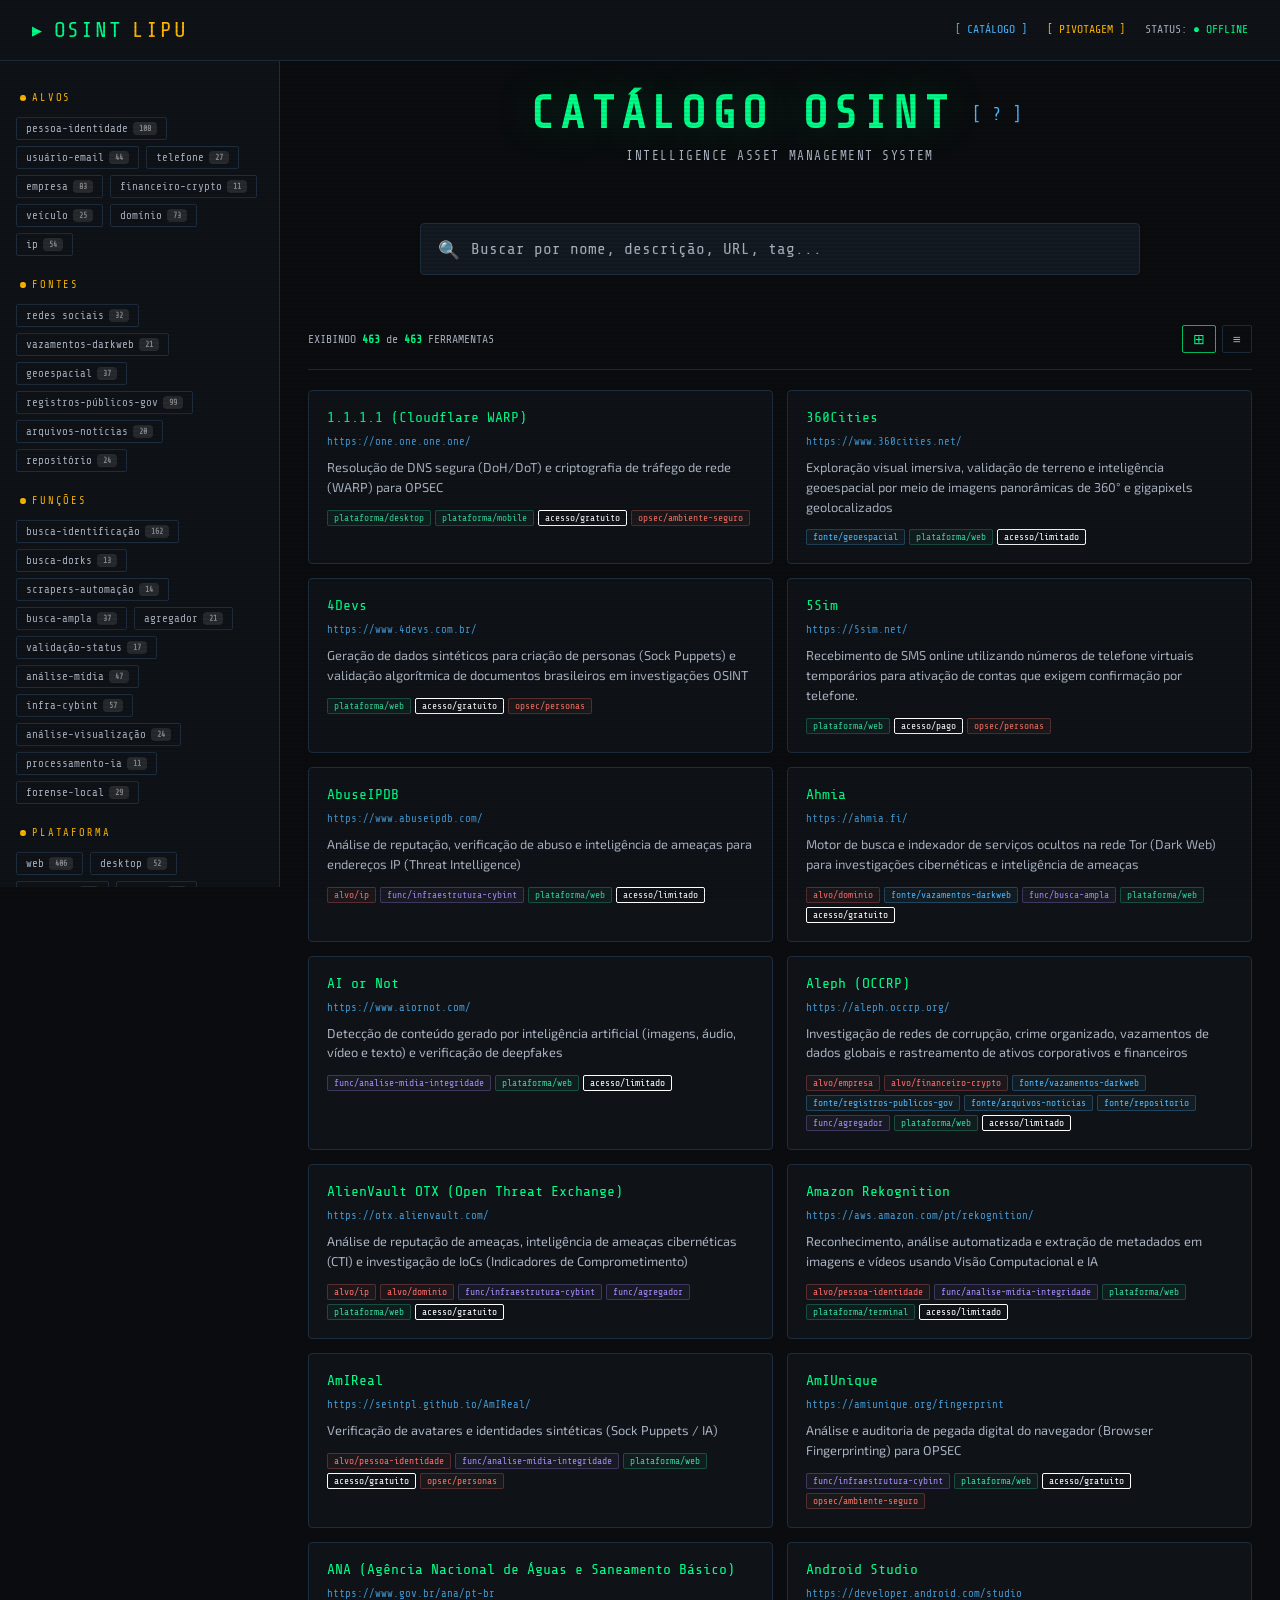
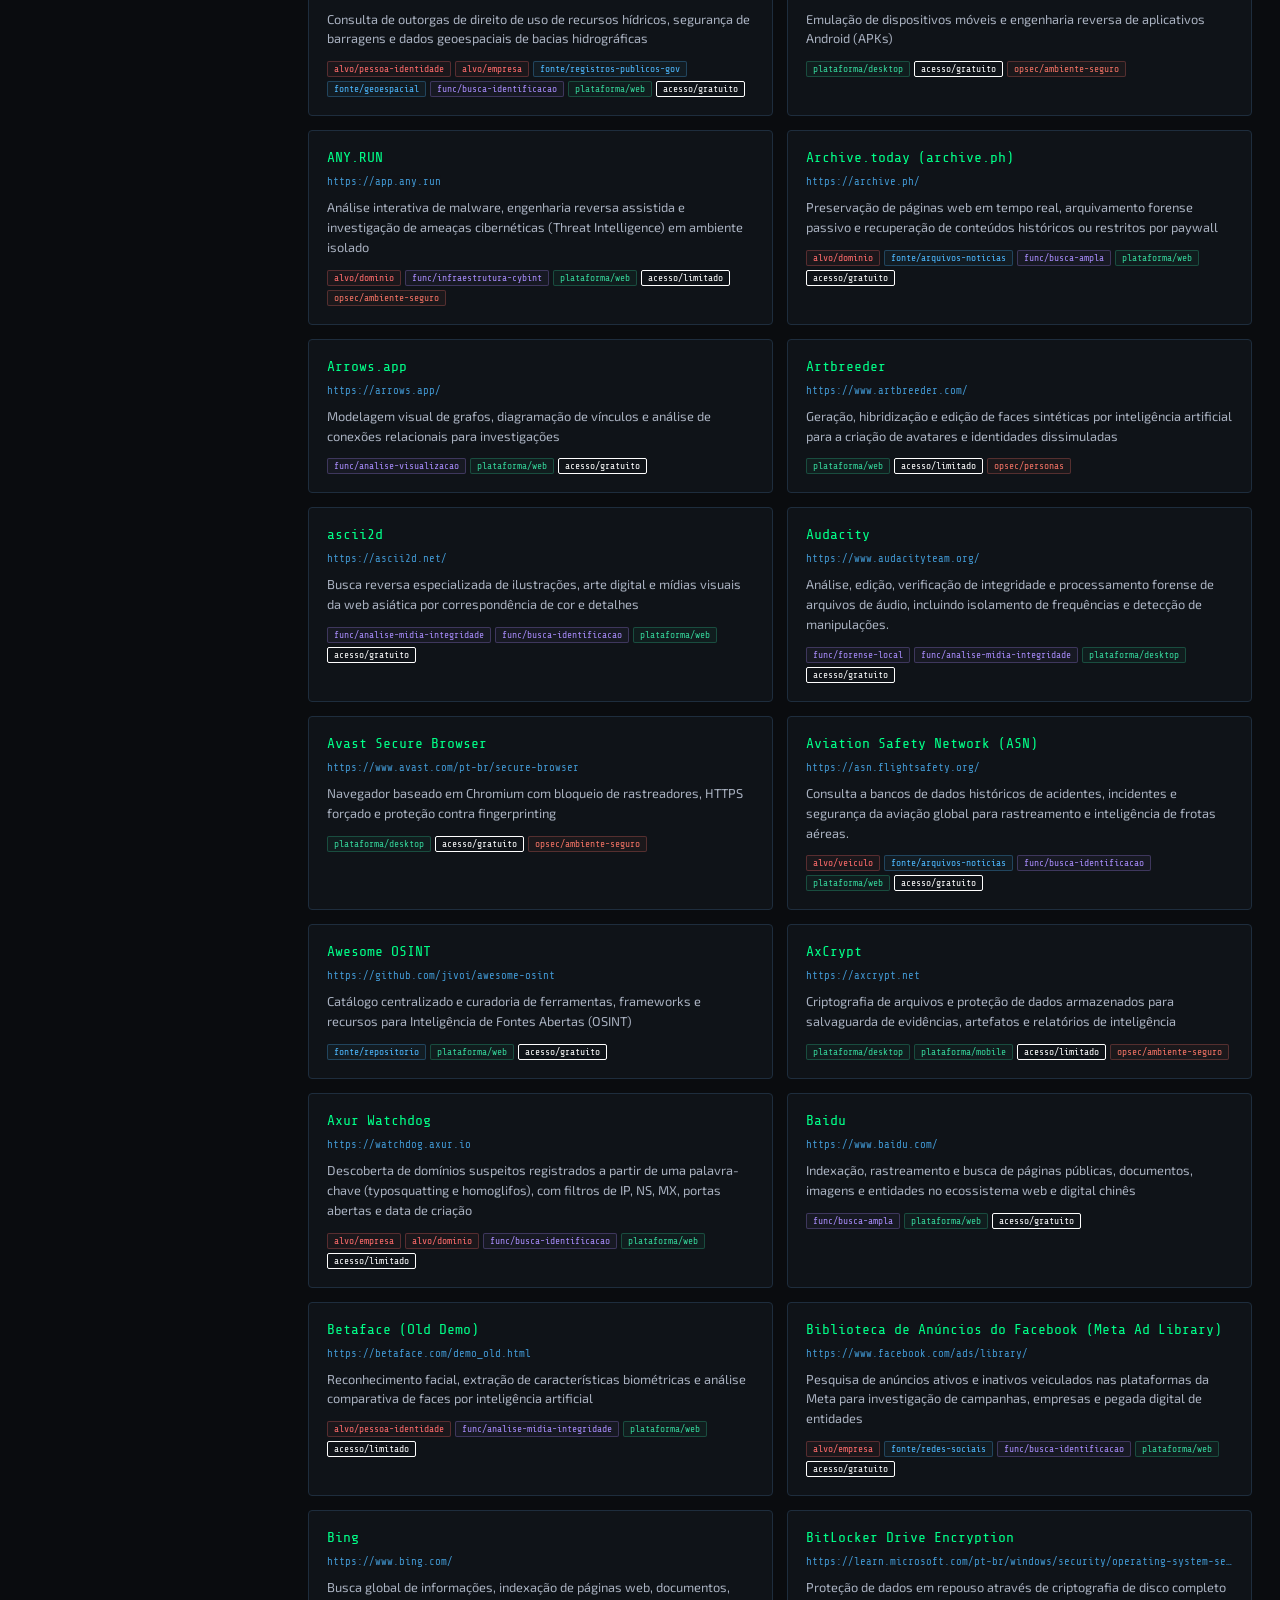
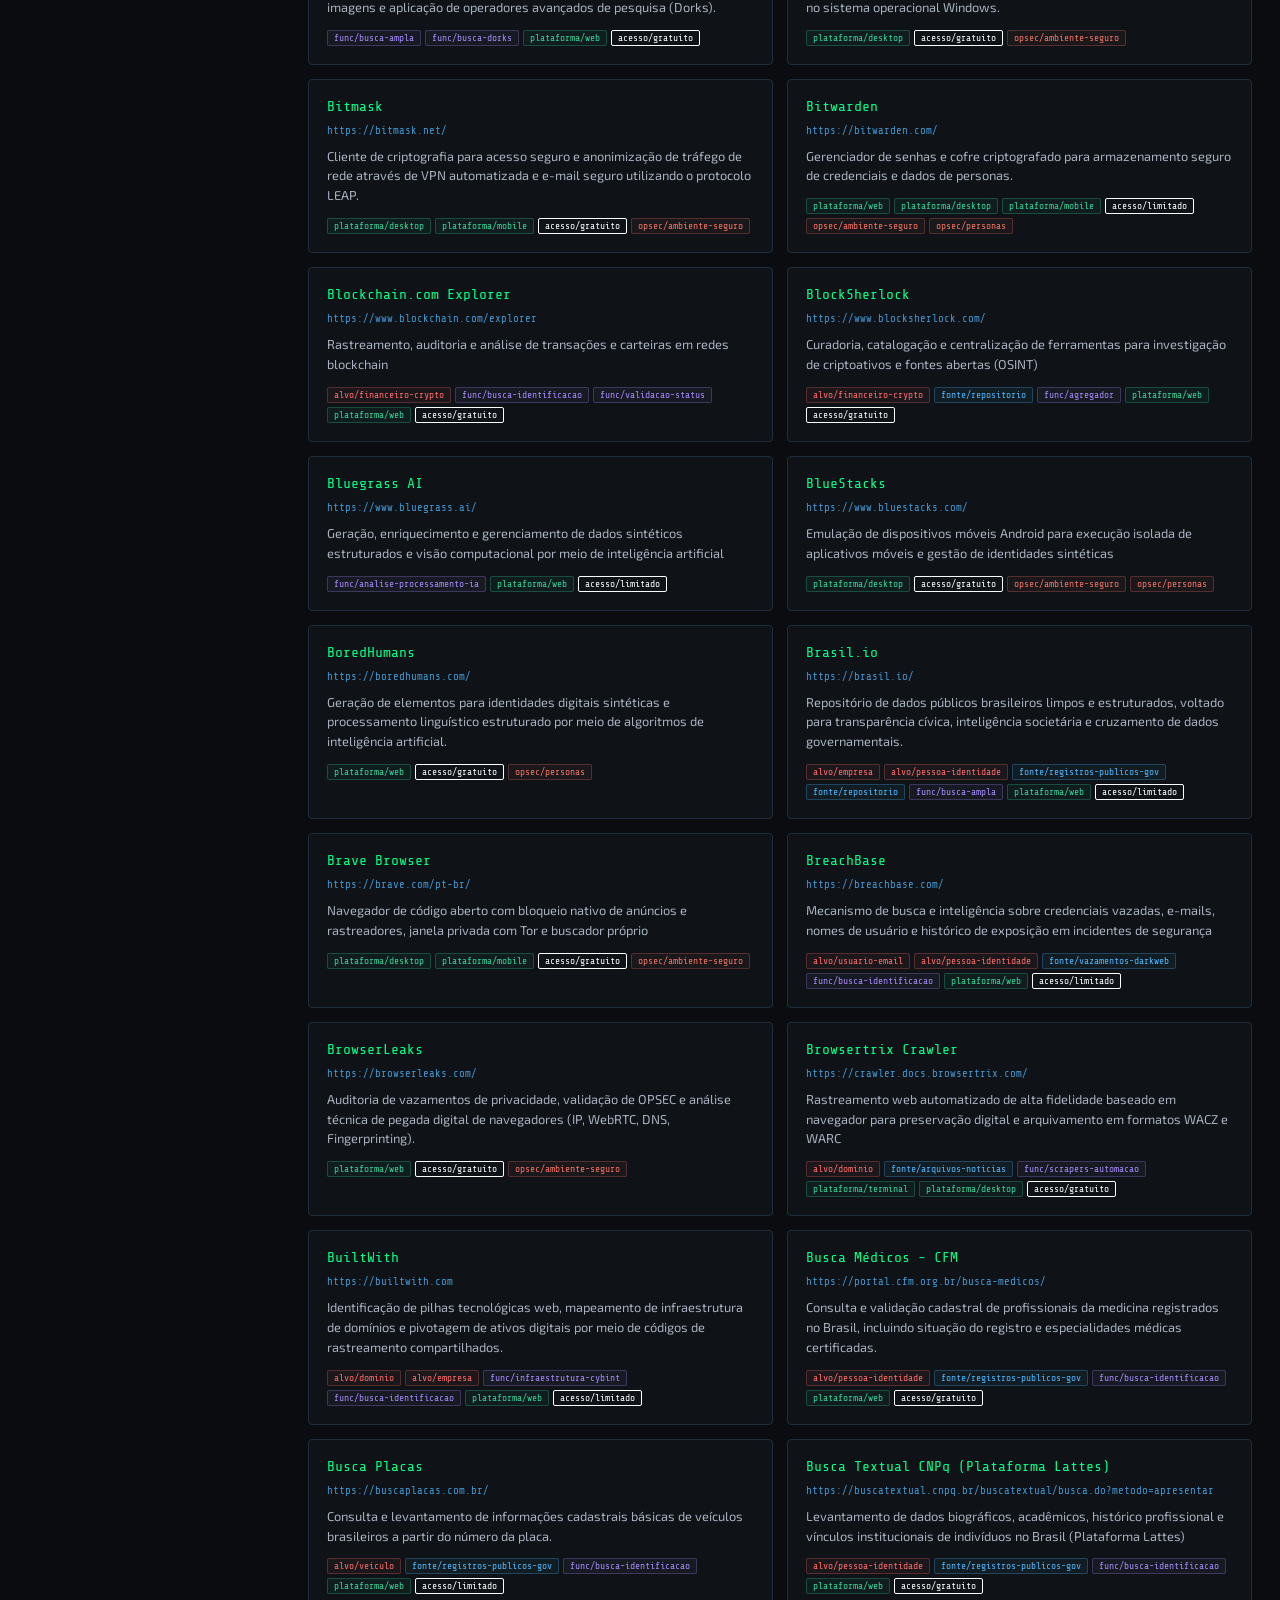
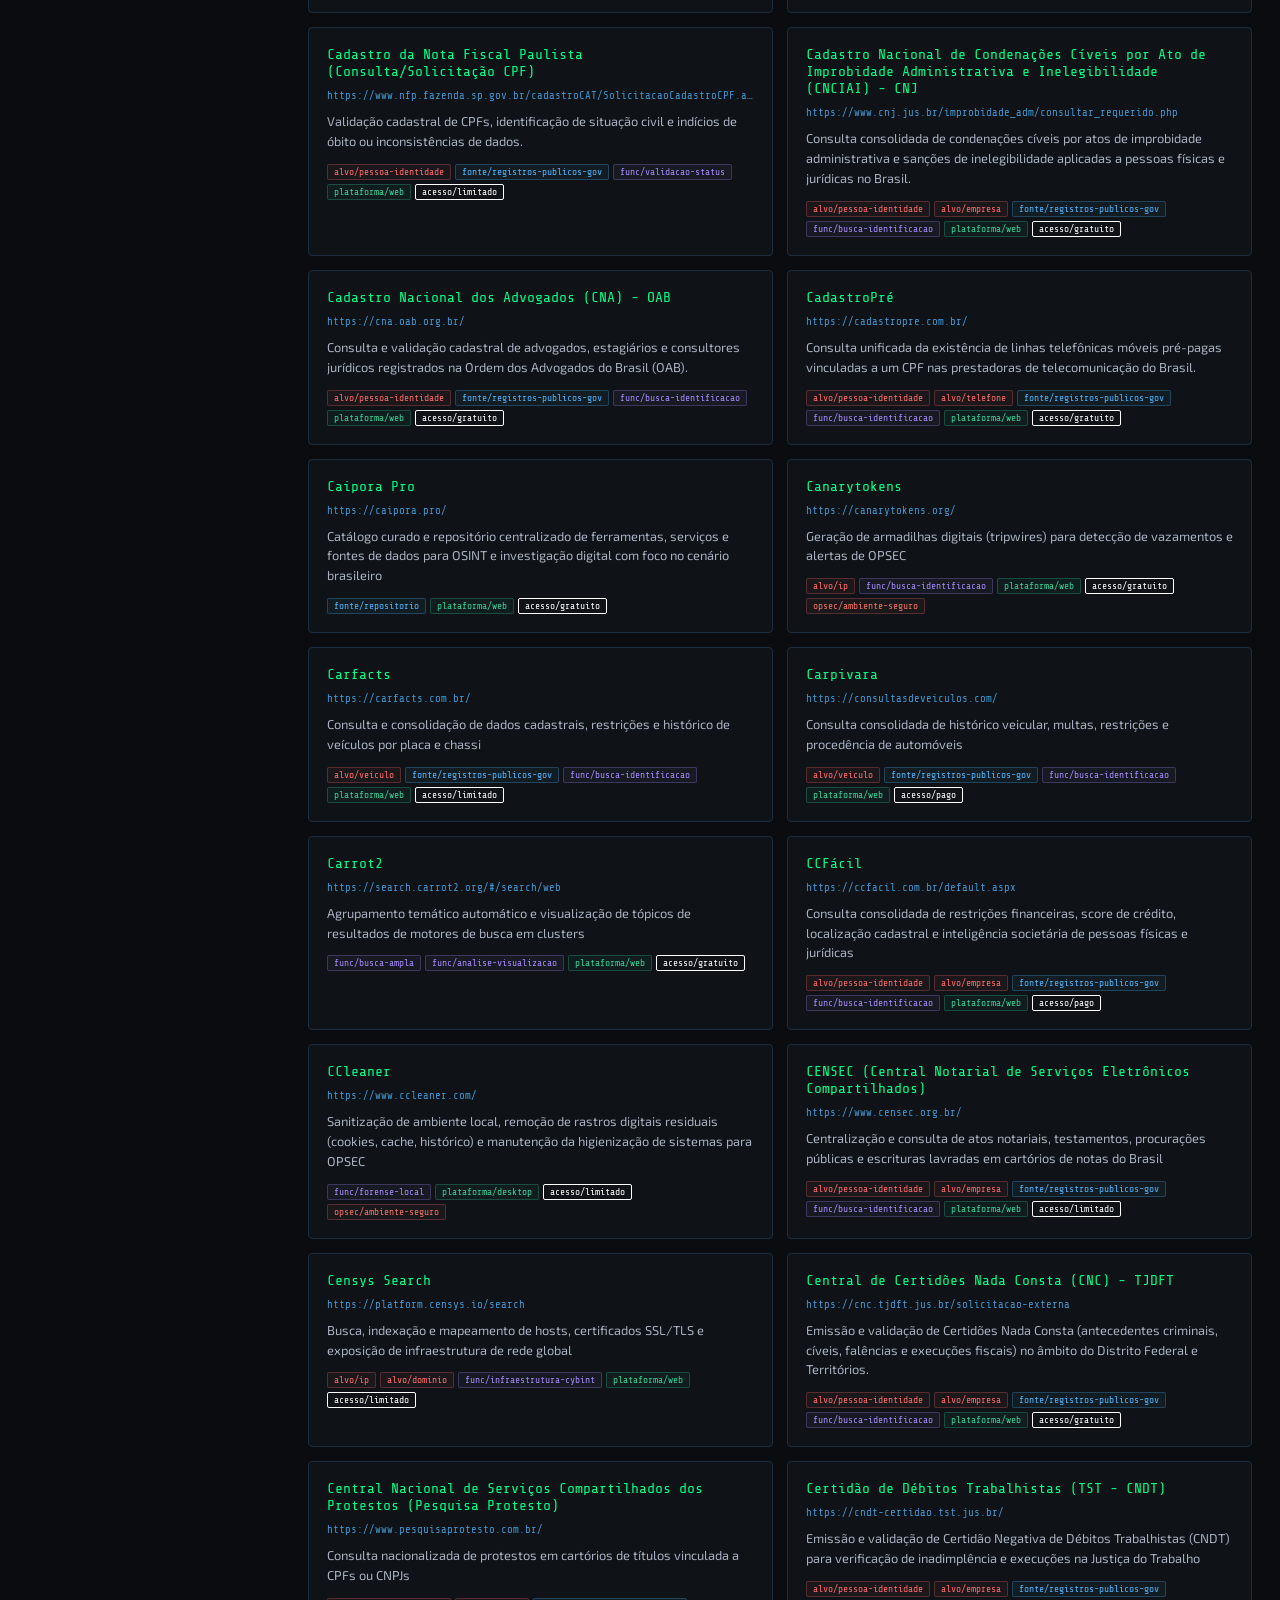
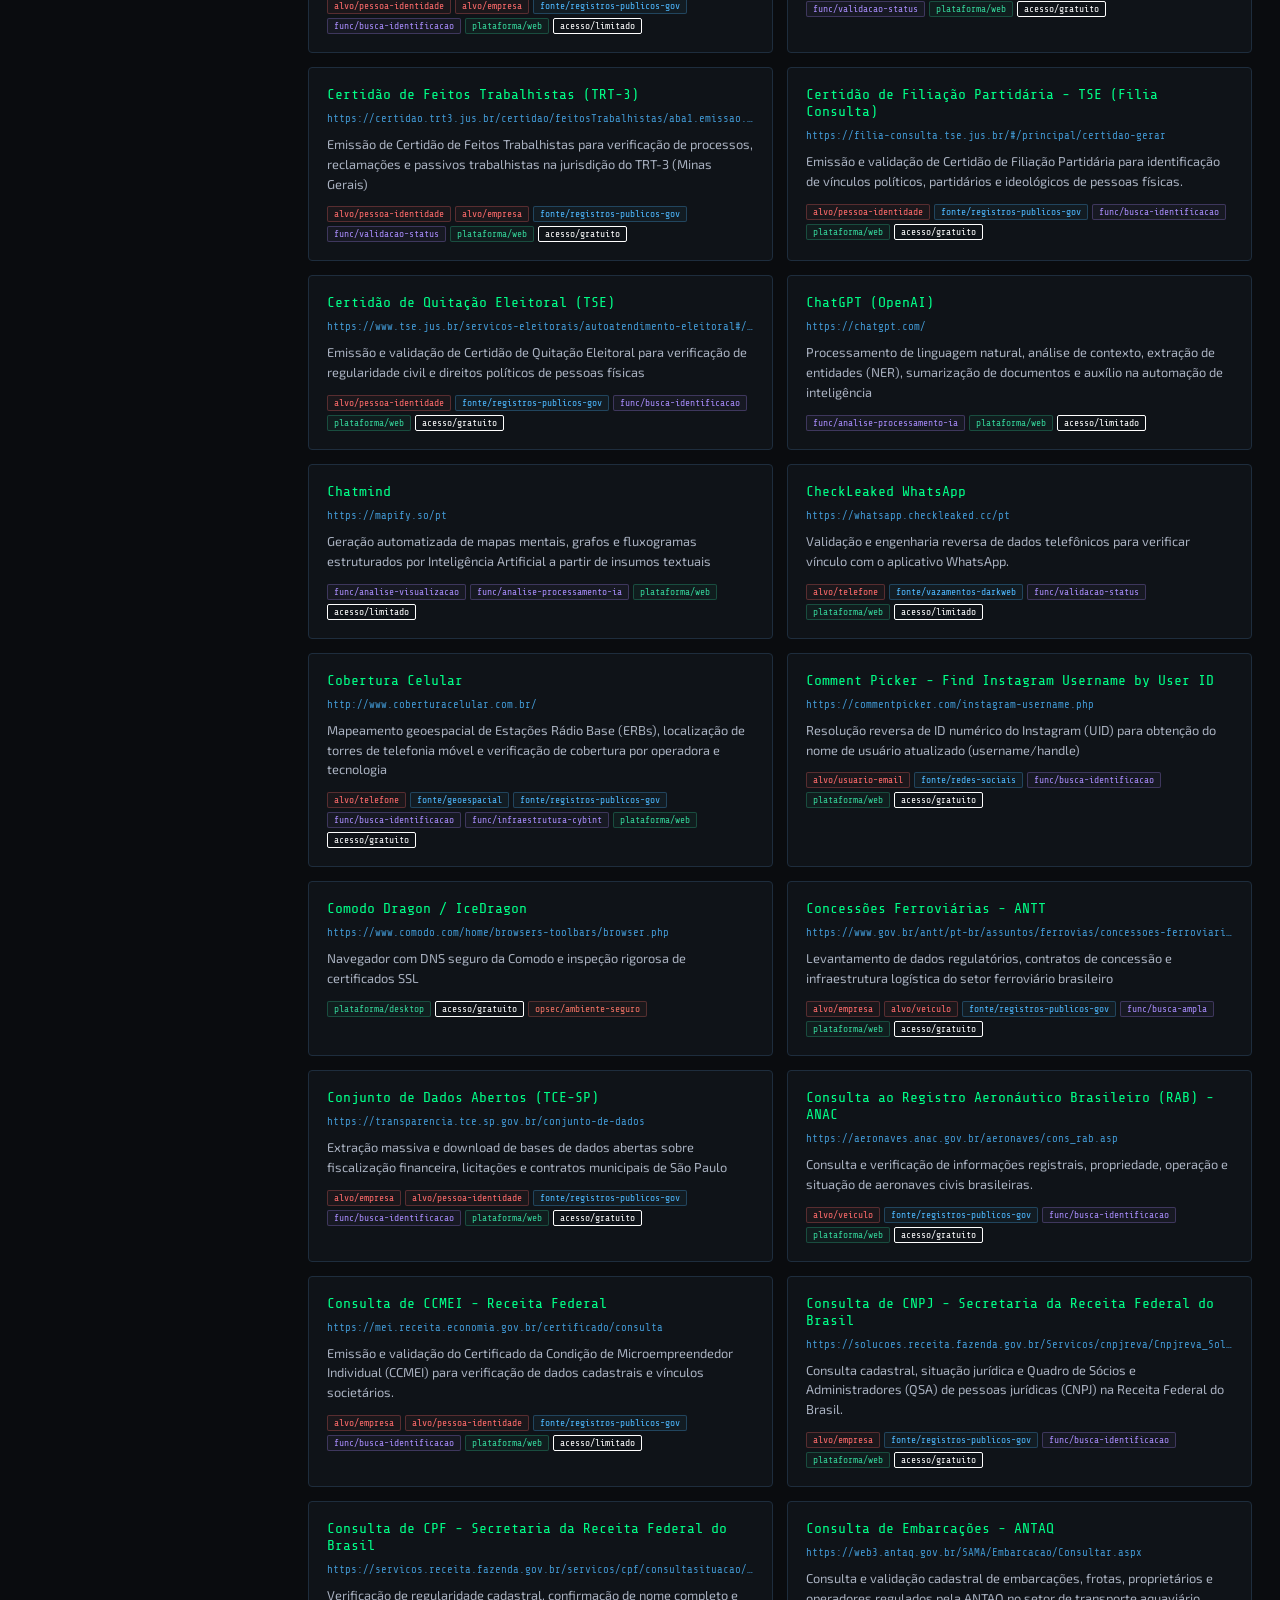
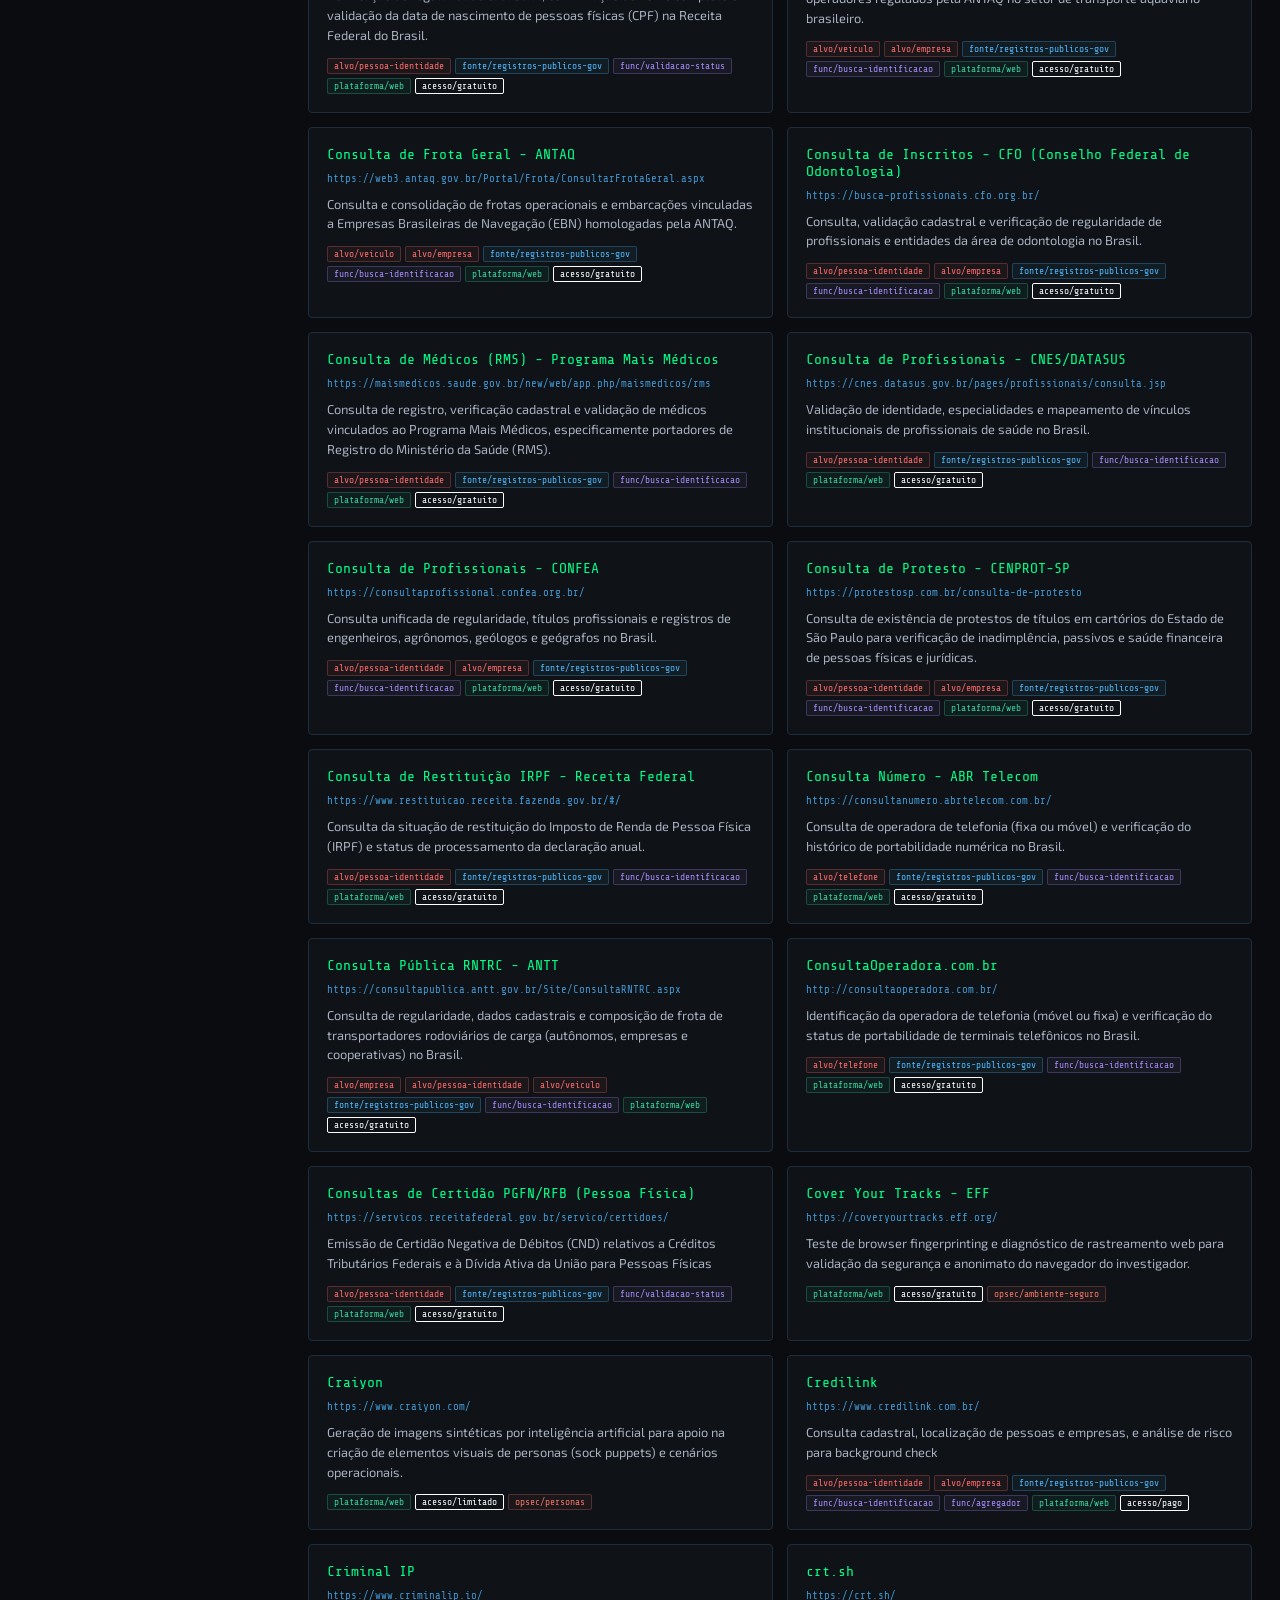
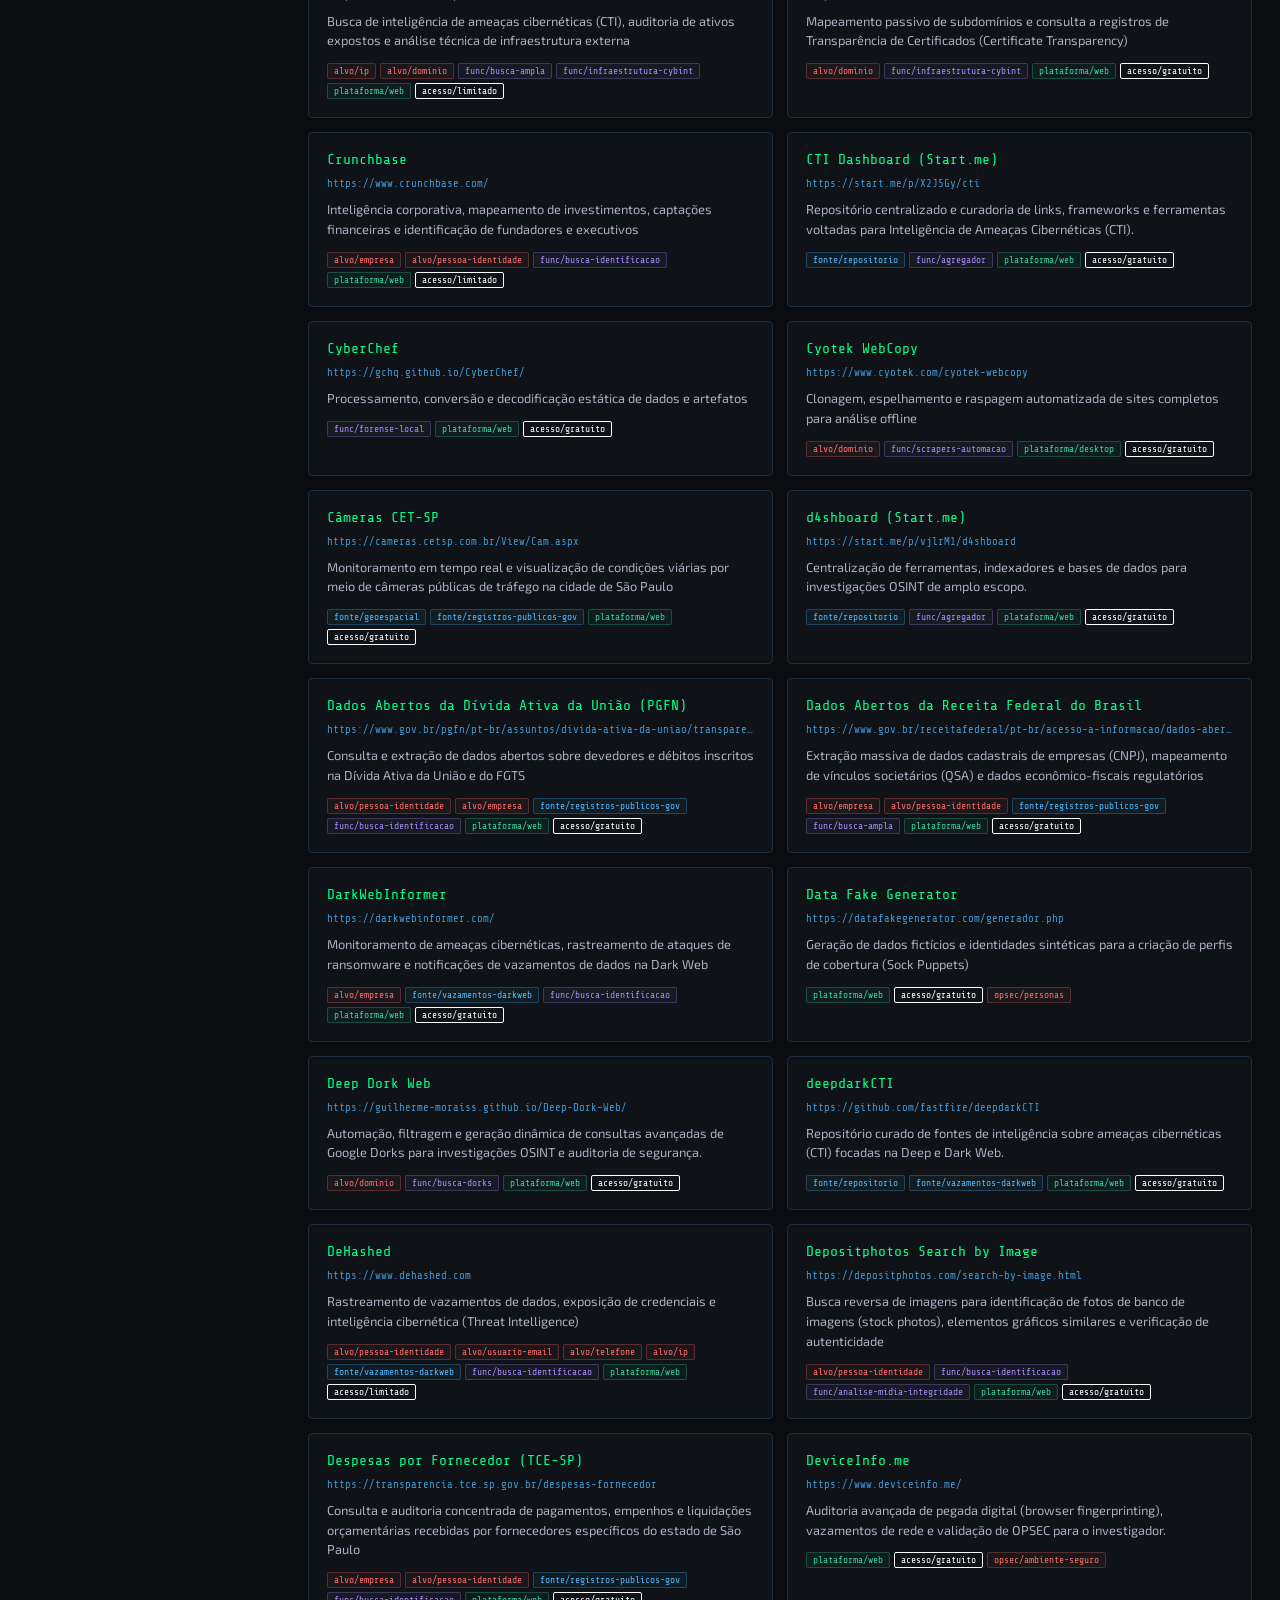
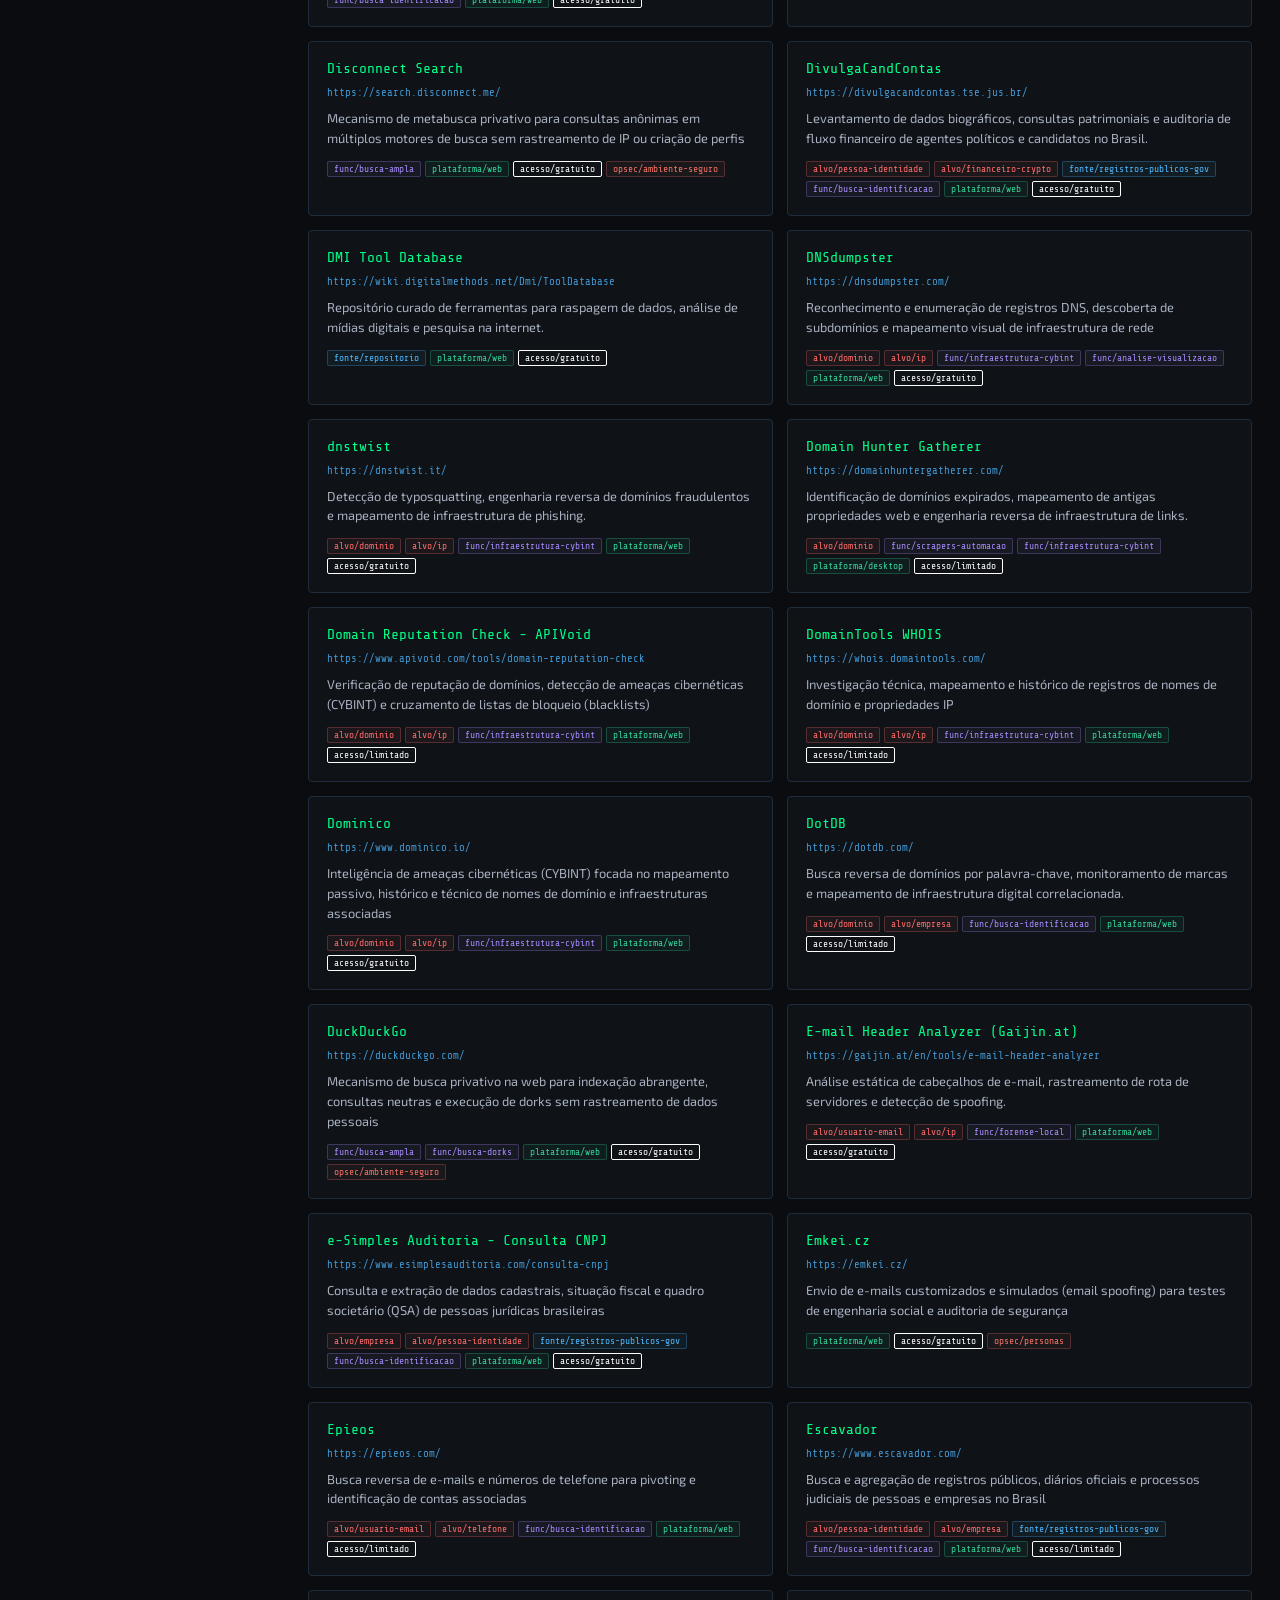
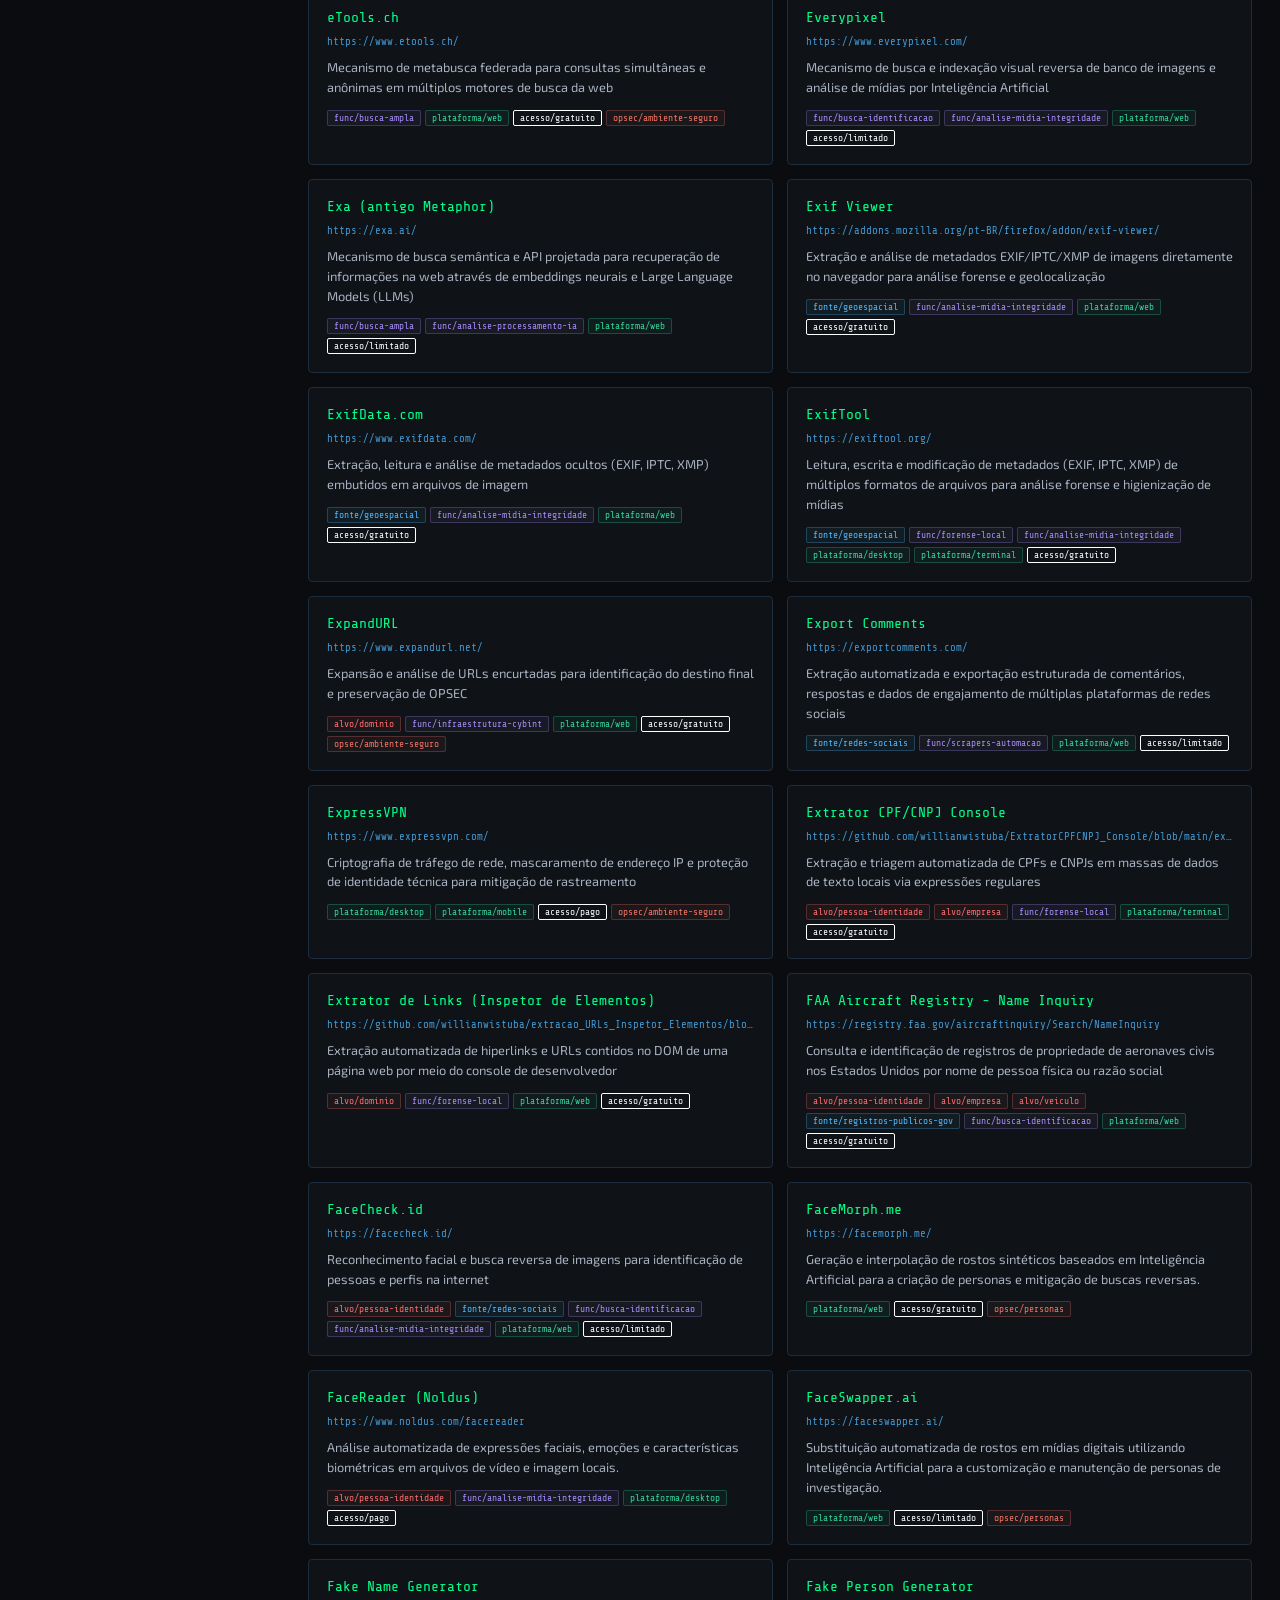
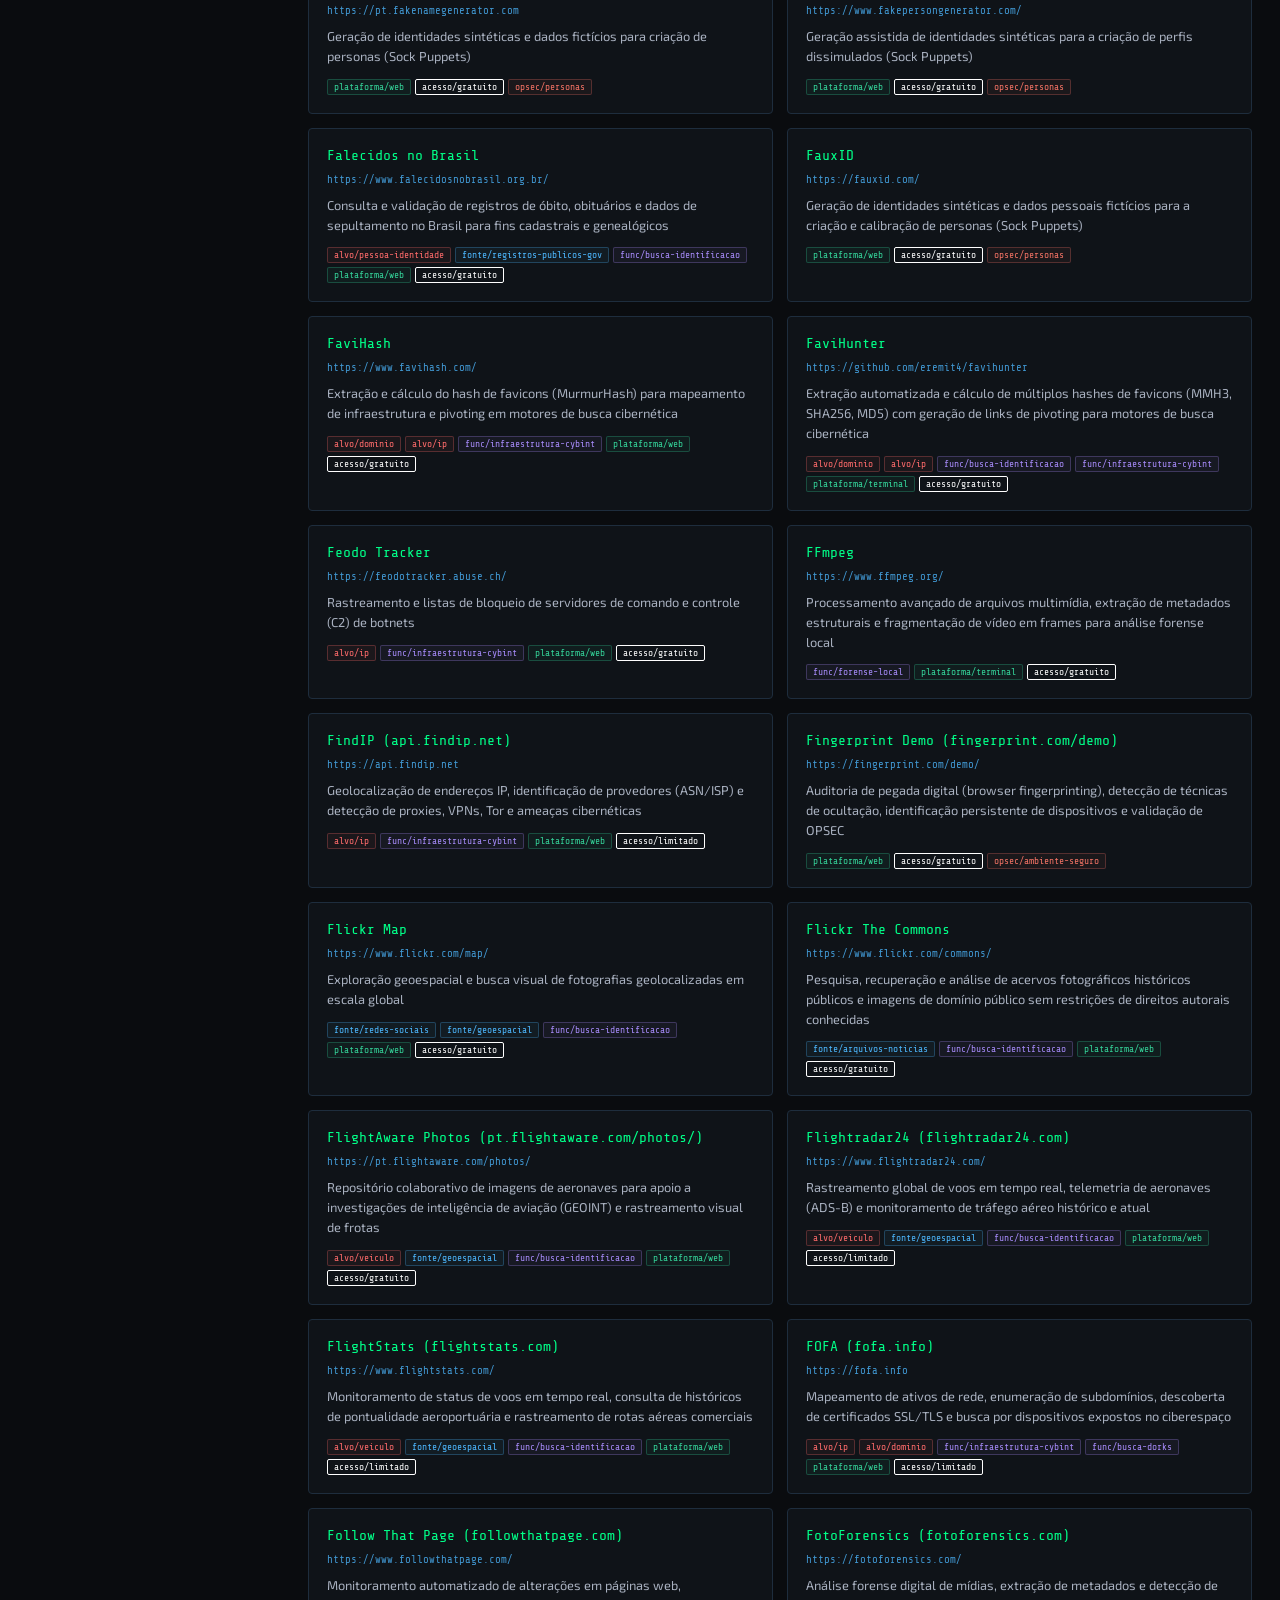
<file: index.html>
<!DOCTYPE html>
<html lang="pt-BR">
<head>
  <meta charset="UTF-8" />
  <meta name="viewport" content="width=device-width, initial-scale=1.0" />
  <title>OSINT Vault | Catálogo</title>
  <link rel="preconnect" href="https://fonts.googleapis.com" />
  <link href="https://fonts.googleapis.com/css2?family=Share+Tech+Mono&family=Exo+2:wght@300;400;600;700&display=swap" rel="stylesheet" />
  <link rel="stylesheet" href="css/base.css" />
  <link rel="stylesheet" href="css/catalogo.css" />
</head>
<body>

<div id="header-placeholder"></div>

<div class="layout">
  <aside>
    <div class="filter-group">
      <div class="filter-group-title">Alvos</div>
      <button class="tag-btn" data-tag="alvo/pessoa-identidade">pessoa-identidade <span class="badge">—</span></button>
      <button class="tag-btn" data-tag="alvo/usuario-email">usuário-email <span class="badge">—</span></button>
      <button class="tag-btn" data-tag="alvo/telefone">telefone <span class="badge">—</span></button>
      <button class="tag-btn" data-tag="alvo/empresa">empresa <span class="badge">—</span></button>
      <button class="tag-btn" data-tag="alvo/financeiro-crypto">financeiro-crypto <span class="badge">—</span></button>
      <button class="tag-btn" data-tag="alvo/veiculo">veículo <span class="badge">—</span></button>
      <button class="tag-btn" data-tag="alvo/dominio">domínio <span class="badge">—</span></button>
      <button class="tag-btn" data-tag="alvo/ip">ip <span class="badge">—</span></button>
    </div>

    <div class="filter-group">
      <div class="filter-group-title">Fontes</div>
      <button class="tag-btn" data-tag="fonte/redes-sociais">redes sociais <span class="badge">—</span></button>
      <button class="tag-btn" data-tag="fonte/vazamentos-darkweb">vazamentos-darkweb <span class="badge">—</span></button>
      <button class="tag-btn" data-tag="fonte/geoespacial">geoespacial <span class="badge">—</span></button>
      <button class="tag-btn" data-tag="fonte/registros-publicos-gov">registros-públicos-gov <span class="badge">—</span></button>
      <button class="tag-btn" data-tag="fonte/arquivos-noticias">arquivos-notícias <span class="badge">—</span></button>
      <button class="tag-btn" data-tag="fonte/repositorio">repositório <span class="badge">—</span></button>
    </div>

    <div class="filter-group">
      <div class="filter-group-title">Funções</div>
      <button class="tag-btn" data-tag="func/busca-identificacao">busca-identificação <span class="badge">—</span></button>
      <button class="tag-btn" data-tag="func/busca-dorks">busca-dorks <span class="badge">—</span></button>
      <button class="tag-btn" data-tag="func/scrapers-automacao">scrapers-automação <span class="badge">—</span></button>
      <button class="tag-btn" data-tag="func/busca-ampla">busca-ampla <span class="badge">—</span></button>
      <button class="tag-btn" data-tag="func/agregador">agregador <span class="badge">—</span></button>
      <button class="tag-btn" data-tag="func/validacao-status">validação-status <span class="badge">—</span></button>
      <button class="tag-btn" data-tag="func/analise-midia-integridade">análise-mídia <span class="badge">—</span></button>
      <button class="tag-btn" data-tag="func/infraestrutura-cybint">infra-cybint <span class="badge">—</span></button>
      <button class="tag-btn" data-tag="func/analise-visualizacao">análise-visualização <span class="badge">—</span></button>
      <button class="tag-btn" data-tag="func/analise-processamento-ia">processamento-ia <span class="badge">—</span></button>
      <button class="tag-btn" data-tag="func/forense-local">forense-local <span class="badge">—</span></button>
    </div>

    <div class="filter-group">
      <div class="filter-group-title">Plataforma</div>
      <button class="tag-btn" data-tag="plataforma/web">web <span class="badge">—</span></button>
      <button class="tag-btn" data-tag="plataforma/desktop">desktop <span class="badge">—</span></button>
      <button class="tag-btn" data-tag="plataforma/terminal">terminal <span class="badge">—</span></button>
      <button class="tag-btn" data-tag="plataforma/mobile">mobile <span class="badge">—</span></button>
    </div>

    <div class="filter-group">
      <div class="filter-group-title">Acesso</div>
      <button class="tag-btn" data-tag="acesso/gratuito">gratuito <span class="badge">—</span></button>
      <button class="tag-btn" data-tag="acesso/pago">pago <span class="badge">—</span></button>
      <button class="tag-btn" data-tag="acesso/limitado">limitado <span class="badge">—</span></button>
    </div>

    <div class="filter-group">
      <div class="filter-group-title">OPSEC</div>
      <button class="tag-btn" data-tag="opsec/ambiente-seguro">ambiente-seguro <span class="badge">—</span></button>
      <button class="tag-btn" data-tag="opsec/personas">personas <span class="badge">—</span></button>
    </div>

    <button class="clear-filters" id="clearFilters">⊘ LIMPAR FILTROS</button>
  </aside>  

  <main>
    <div class="hero">
      <h1 class="hero-title">
        CATÁLOGO OSINT
        <button class="help-trigger-btn" id="toggleGlossaryBtn" title="Glossário Métrico de Tags">[ ? ]</button>
      </h1>
      <p class="hero-sub">INTELLIGENCE ASSET MANAGEMENT SYSTEM</p>

      <div class="tag-glossary-panel" id="tagGlossaryPanel">
        <div class="modal-section-title modal-section-title--flush">DIRETRIZES DE FILTRAGEM DO REPOSITÓRIO</div>
        <p class="glossary-intro">// Entenda a árvore taxonômica estrutural das chaves de indexação</p>
        
        <div class="glossary-grid">
          <div class="glossary-cat">
            <div class="glossary-cat-title">1. Alvos e Entidades (alvo/)</div>
            <div class="glossary-item"><strong>pessoa-identidade:</strong> Dados biográficos e civis: nomes, CPF, certidões, genealogia.</div>
            <div class="glossary-item"><strong>usuario-email:</strong> E-mails, usernames, UIDs e vínculos de contas entre serviços.</div>
            <div class="glossary-item"><strong>telefone:</strong> Operadora, HLR, identificação de chamadas e mensageria.</div>
            <div class="glossary-item"><strong>empresa:</strong> CNPJ, QSA, balanços, juntas comerciais e processos.</div>
            <div class="glossary-item"><strong>financeiro-crypto:</strong> Fluxos financeiros, carteiras e transações em blockchain.</div>
            <div class="glossary-item"><strong>veiculo:</strong> Placas, chassis, aeronaves, embarcações e frotas.</div>
            <div class="glossary-item"><strong>dominio:</strong> WHOIS, DNS, subdomínios, MX e certificados SSL/TLS.</div>
            <div class="glossary-item"><strong>ip:</strong> Geolocalização cadastral, ASN, portas e serviços expostos.</div>
          </div>

          <div class="glossary-cat">
            <div class="glossary-cat-title">2. Fontes de Dados (fonte/)</div>
            <div class="glossary-item"><strong>redes-sociais:</strong> Coleta pública em redes sociais (SOCMINT).</div>
            <div class="glossary-item"><strong>vazamentos-darkweb:</strong> Leaks, dumps, senhas expostas, fóruns e rede Tor.</div>
            <div class="glossary-item"><strong>geoespacial:</strong> Satélite, mapas, street view, câmeras, AIS e ADS-B (GEOINT).</div>
            <div class="glossary-item"><strong>registros-publicos-gov:</strong> Diários oficiais, transparência, Receita e tribunais.</div>
            <div class="glossary-item"><strong>arquivos-noticias:</strong> Wayback Machine, acervos digitais e imprensa.</div>
            <div class="glossary-item"><strong>repositorio:</strong> Diretórios e listas curadas de ferramentas OSINT.</div>
          </div>

          <div class="glossary-cat">
            <div class="glossary-cat-title">3. Função e Capacidade (func/)</div>
            <div class="glossary-item"><strong>busca-identificacao:</strong> Pivoting a partir de um dado conhecido (busca direta).</div>
            <div class="glossary-item"><strong>busca-dorks:</strong> Operadores avançados e Google Dorks (busca por indexação).</div>
            <div class="glossary-item"><strong>scrapers-automacao:</strong> Coleta automatizada de grandes volumes (busca massiva).</div>
            <div class="glossary-item"><strong>busca-ampla:</strong> Motores e metabuscadores globais, datasets abertos.</div>
            <div class="glossary-item"><strong>agregador:</strong> Plataformas que reúnem várias fontes em uma interface.</div>
            <div class="glossary-item"><strong>validacao-status:</strong> Confirma se uma conta ou dado existe e está ativo.</div>
            <div class="glossary-item"><strong>analise-midia-integridade:</strong> Busca reversa, EXIF, deepfakes e veracidade de mídia.</div>
            <div class="glossary-item"><strong>infraestrutura-cybint:</strong> Validação técnica de redes, DNS, WHOIS e SSL.</div>
            <div class="glossary-item"><strong>analise-visualizacao:</strong> Grafos, mapas mentais e linhas do tempo.</div>
            <div class="glossary-item"><strong>analise-processamento-ia:</strong> LLMs para resumir, estruturar e extrair entidades de textos.</div>
            <div class="glossary-item"><strong>forense-local:</strong> Análise de arquivos, strings e código já coletados.</div>
          </div>

          <div class="glossary-cat">
            <div class="glossary-cat-title">4. Ambiente e Execução (plataforma/ e acesso/)</div>
            <div class="glossary-item"><strong>plataforma/web:</strong> Roda no navegador (SaaS, portais, extensões).</div>
            <div class="glossary-item"><strong>plataforma/desktop:</strong> Software instalável (Windows, Linux, macOS).</div>
            <div class="glossary-item"><strong>plataforma/terminal:</strong> Scripts e binários de linha de comando.</div>
            <div class="glossary-item"><strong>plataforma/mobile:</strong> Aplicativos Android/iOS.</div>
            <div class="glossary-item"><strong>acesso/gratuito:</strong> Totalmente gratuito ou código aberto.</div>
            <div class="glossary-item"><strong>acesso/pago:</strong> Exige assinatura, licença ou créditos.</div>
            <div class="glossary-item"><strong>acesso/limitado:</strong> Freemium: uso gratuito com cotas ou recursos bloqueados.</div>
          </div>

          <div class="glossary-cat">
            <div class="glossary-cat-title">5. OPSEC e Defesa (opsec/)</div>
            <div class="glossary-item"><strong>ambiente-seguro:</strong> VPN, Tor, navegadores blindados e máquinas virtuais.</div>
            <div class="glossary-item"><strong>personas:</strong> Identidades sintéticas, números e e-mails descartáveis, Sock Puppets.</div>
          </div>
        </div>
      </div>

      <div class="search-wrap">
        <span class="icon">🔍</span>
        <input
          type="text"
          id="searchInput"
          placeholder="Buscar por nome, descrição, URL, tag..."
          autocomplete="off"
          spellcheck="false"
        />
        <button class="search-clear" id="searchClear" title="Limpar">✕</button>
      </div>
      <div class="search-count" id="searchCount"></div>
    </div>

    <div class="toolbar">
      <div class="toolbar-left">
        EXIBINDO <strong id="visibleCount">0</strong> de <strong id="totalCountBar">0</strong> FERRAMENTAS
        <span class="active-filters-badge" id="activeFiltersBadge"></span>
      </div>
      <div class="view-btns">
        <button class="view-btn active" id="gridBtn" title="Grade">⊞</button>
        <button class="view-btn" id="listBtn" title="Lista">≡</button>
      </div>
    </div>

    <div class="cards" id="cardsContainer"></div>
  </main>
</div>

<div class="modal-backdrop" id="modalBackdrop">
  <div class="modal" id="modal">
    <button class="modal-close" id="modalClose">✕</button>

    <div class="modal-title" id="modalTitle">—</div>
    <div class="modal-url-row">
      <div class="modal-url"><a id="modalUrl" href="#" target="_blank">—</a></div>
    </div>

    <div class="modal-tabs">
      <button class="modal-tab active" data-tab="visao-geral">Visão Geral</button>
      <button class="modal-tab" data-tab="utilidade-osint">Utilidade em OSINT</button>
      <button class="modal-tab" data-tab="notas">Notas de Uso</button>
    </div>

    <div class="modal-panel active" id="panel-visao-geral">
      <div class="modal-section-title">DESCRIÇÃO</div>
      <div class="modal-desc" id="modalDesc">—</div>

      <div class="modal-section-title">TAGS</div>
      <div class="modal-tags" id="modalTags"></div>

      <div class="tool-verification" id="toolVerification" hidden></div>
    </div>

    <div class="modal-panel" id="panel-utilidade-osint">
      <div class="modal-notes" id="modalTagReasons"></div>
    </div>

    <div class="modal-panel" id="panel-notas">
      <div class="modal-notes" id="modalNotes">—</div>
    </div>
  </div>
</div>

<div id="footer-placeholder"></div>

<script src="js/data.js"></script>
<script src="js/components.js"></script>
<script src="js/app.js"></script>
<script>
  UI.loadHeader('');
  UI.loadFooter();

  const toggleBtn = document.getElementById('toggleGlossaryBtn');
  const glossaryPanel = document.getElementById('tagGlossaryPanel');

  if (toggleBtn && glossaryPanel) {
    toggleBtn.addEventListener('click', () => {
      const aberto = glossaryPanel.classList.toggle('is-open');
      toggleBtn.classList.toggle('is-open', aberto);
      toggleBtn.textContent = aberto ? '[ X ]' : '[ ? ]';
    });
  }
</script>
</body>
</html>
</file>
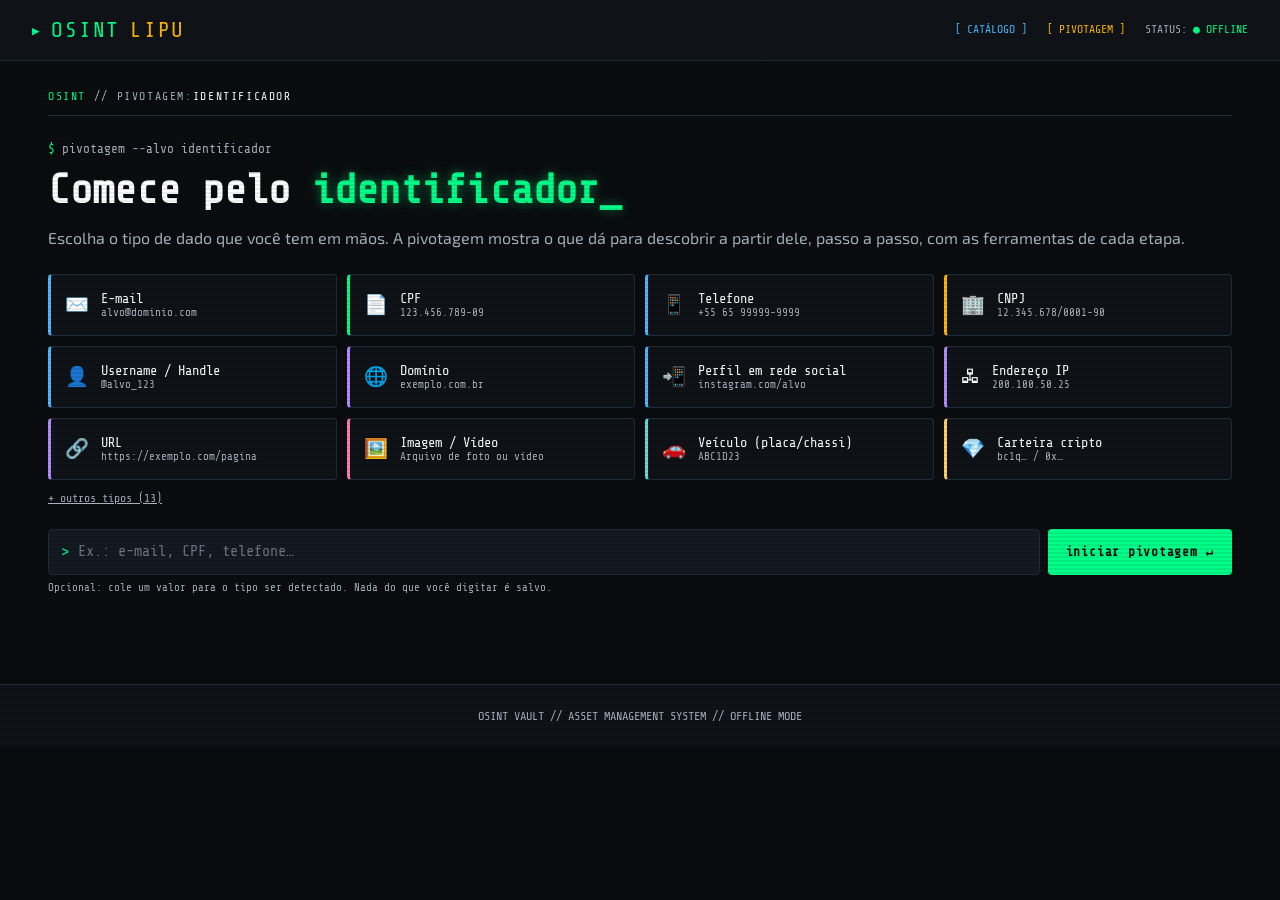
<file: pages/pivotagem.html>
<!DOCTYPE html>
<html lang="pt-BR">
<head>
  <meta charset="UTF-8" />
  <meta name="viewport" content="width=device-width, initial-scale=1.0" />
  <title>OSINT Vault | Pivotagem</title>

  <link rel="preconnect" href="https://fonts.googleapis.com" />
  <link href="https://fonts.googleapis.com/css2?family=Share+Tech+Mono&family=Exo+2:wght@300;400;600;700&display=swap" rel="stylesheet" />

  <link rel="stylesheet" href="../css/base.css" />
  <link rel="stylesheet" href="../css/componentes.css" />
  <link rel="stylesheet" href="../css/pivotagem.css" />
</head>
<body>

<div id="header-placeholder"></div>

<main id="tg-main">
  <div id="tg-conteudo"></div>
</main>

<div id="footer-placeholder"></div>

<script src="../js/data.js"></script>
<script src="../js/pivotagem-core.js"></script>
<script src="../js/pivots/cnpj.js"></script>
<script src="../js/pivots/cpf.js"></script>
<script src="../js/pivots/dominio.js"></script>
<script src="../js/pivots/email.js"></script>
<script src="../js/pivots/financeiro.js"></script>
<script src="../js/pivots/imagem.js"></script>
<script src="../js/pivots/redes-sociais.js"></script>
<script src="../js/pivots/telefone.js"></script>
<script src="../js/pivots/username.js"></script>
<script src="../js/pivots/veiculos.js"></script>
<script src="../js/pivots/ip.js"></script>
<script src="../js/pivots/opsec.js"></script>
<script src="../js/pivots/busca.js"></script>
<script src="../js/pivots/analise.js"></script>
<script src="../js/pivots/forense.js"></script>
<script src="../js/data-trilhas.js"></script>
<script src="../js/trilha-engine.js"></script>
<script src="../js/components.js"></script>
<script src="../js/pivotagem.js"></script>

<script>
  UI.loadHeader('../');
  UI.loadFooter();
</script>

</body>
</html>
</file>
<file: css/base.css>
/* ============================================================================
   base.css — fundação compartilhada por TODAS as páginas
   ----------------------------------------------------------------------------
   Contém: tokens de tema (:root), reset, tipografia global, cabeçalho, rodapé,
   barra lateral (shell), grade de layout, estado vazio genérico e animações.
   Carregue SEMPRE antes de componentes.css e do CSS específico da página.
   ========================================================================== */

/* ─── 01. TOKENS DO TEMA ─────────────────────────────────────────────────── */
:root {
  /* Cores */
  --bg:        #0a0c0f;   /* fundo da página            */
  --bg2:       #0f1318;   /* fundo de painéis/cards     */
  --bg3:       #141a22;   /* fundo de campos/realces    */
  --border:    #1e2d3d;   /* bordas e divisores         */
  --green:     #00ff88;   /* destaque primário          */
  --green-dim: #00c46a;   /* verde secundário/hover     */
  --amber:     #ffb800;   /* avisos / cautela           */
  --red:       #ff4444;   /* perigo / ativo             */
  --blue:      #4db8ff;   /* links / info               */
  --text:      #ffffff;   /* texto principal            */
  --text-dim:  #a9b1c0;   /* texto secundário           */

  /* Fontes */
  --mono: 'Share Tech Mono', monospace;
  --sans: 'Exo 2', sans-serif;

  /* Escala tipográfica */
  --fs-sm:   .8rem;
  --fs-base: 1rem;
  --fs-md:   1.5rem;
  --fs-lg:   2rem;
  --fs-xl:   2.5rem;

  /* Medidas de layout */
  --sidebar-w: 280px;     /* largura da barra lateral   */
  --header-h:  61px;      /* altura do cabeçalho fixo   */
}

/* ─── 02. RESET E GLOBAIS ────────────────────────────────────────────────── */
*, *::before, *::after { box-sizing: border-box; margin: 0; padding: 0; }

html, body {
  min-height: 100vh;
  overflow-x: hidden;   /* evita vazamento horizontal */
  overflow-y: auto;
}
body {
  background: var(--bg);
  color: var(--text);
  font-family: var(--sans);
}

/* Efeito de scanline (linhas de varredura) sobre toda a tela */
body::before {
  content: '';
  position: fixed;
  inset: 0;
  background: repeating-linear-gradient(0deg,
    transparent, transparent 2px,
    rgba(0,0,0,.08) 2px, rgba(0,0,0,.08) 4px);
  pointer-events: none;
  z-index: 9999;
}

/* ─── 03. CABEÇALHO FIXO ─────────────────────────────────────────────────── */
header {
  position: fixed;
  top: 0;
  width: 100%;
  z-index: 100;
  display: flex;
  align-items: center;
  justify-content: space-between;
  padding: 18px 32px;
  background: var(--bg2);
  border-bottom: 1px solid var(--border);
  font-family: var(--mono);
}

.logo {
  display: flex;
  align-items: center;
  gap: 10px;
  font-family: var(--mono);
  font-size: 1.35rem;
  color: var(--green);
  letter-spacing: .08em;
  user-select: none;
}
.logo span { color: var(--amber); }
.logo::before { content: '▶'; font-size: .8rem; animation: blink 1.2s step-end infinite; }

/* Bloco de navegação/estado à direita do cabeçalho */
.header-meta {
  display: flex;
  align-items: center;
  gap: 20px;
  font-family: var(--mono);
  font-size: .72rem;
  color: var(--text-dim);
  line-height: 1.6;
}
.header-meta .count { color: var(--amber); }

/* Links de navegação do topo (cor por destino) */
.header-nav-link { text-decoration: none; font-family: var(--mono); }
.header-nav-link.is-catalogo   { color: var(--blue); }
.header-nav-link.is-pivotagem  { color: var(--amber); }
.header-status { color: var(--green); }

/* ─── 04. RODAPÉ ─────────────────────────────────────────────────────────── */
.site-footer {
  margin-top: 40px;
  padding: 24px;
  text-align: center;
  background: var(--bg2);
  border-top: 1px solid var(--border);
  color: var(--text-dim);
  font-family: var(--mono);
  font-size: .75rem;
}

/* ─── 05. GRADE DE LAYOUT ────────────────────────────────────────────────── */
.layout {
  display: flex;
  min-height: calc(100vh - var(--header-h));
}

/* Área de conteúdo principal (deslocada para não ficar sob a barra lateral) */
main {
  margin-left: var(--sidebar-w);
  width: calc(100% - var(--sidebar-w));
  padding: 32px 28px;
  min-width: 0;                /* evita estouro do grid interno */
  background: var(--bg);
  box-sizing: border-box;
}

/* ─── 06. BARRA LATERAL (SHELL) ──────────────────────────────────────────── */
aside {
  position: fixed;
  top: 48px;
  left: 0;
  width: var(--sidebar-w);
  height: calc(100vh - var(--header-h));
  padding: 24px 16px;
  background: var(--bg2);
  border-right: 1px solid var(--border);
  overflow-y: auto;            /* rolagem isolada do menu */
  z-index: 10;
}
aside::-webkit-scrollbar { width: 4px; }
aside::-webkit-scrollbar-track { background: transparent; }
aside::-webkit-scrollbar-thumb { background: var(--border); border-radius: 2px; }

/* Grupo de filtros/itens dentro da barra lateral (compartilhado) */
.filter-group { margin-top: 20px; }
.filter-group-title {
  display: flex;
  align-items: center;
  gap: 6px;
  margin-bottom: 10px;
  padding-left: 4px;
  font-family: var(--mono);
  font-size: .65rem;
  letter-spacing: .18em;
  text-transform: uppercase;
  color: var(--amber);
}
.filter-group-title::before {
  content: '';
  width: 6px; height: 6px;
  border-radius: 50%;
  background: var(--amber);
}

/* ─── 07. ESTADO VAZIO GENÉRICO ──────────────────────────────────────────── */
.empty {
  grid-column: 1/-1;
  display: flex;
  flex-direction: column;
  align-items: center;
  gap: 12px;
  padding: 80px 24px;
  color: var(--text-dim);
  font-family: var(--mono);
}
.empty .icon { font-size: 2.5rem; opacity: .4; }
.empty p { font-size: .8rem; letter-spacing: .06em; }
.empty-hint { font-size: .65rem; opacity: .5; }   /* linha de dica abaixo do estado vazio */

/* ─── 08. ANIMAÇÕES COMPARTILHADAS ───────────────────────────────────────── */
@keyframes blink  { 0%,100% { opacity: 1; } 50% { opacity: 0; } }
@keyframes fadeUp { from { opacity: 0; transform: translateY(10px); } to { opacity: 1; transform: none; } }

/* ─── 09. RESPONSIVO (base) ──────────────────────────────────────────────── */
@media (max-width: 768px) {
  .layout { flex-direction: column; }
  aside {
    position: static;
    width: 100%;
    height: auto;
    border-right: none;
    border-bottom: 1px solid var(--border);
    overflow: visible;
  }
  main { margin-left: 0; width: 100%; }
}
</file>
<file: css/catalogo.css>
/* ============================================================================
   catalogo.css — página de Catálogo (index.html + app.js)
   ----------------------------------------------------------------------------
   Hero de busca, glossário de tags, filtros da barra lateral, barra de
   ferramentas, grade de cards e modal de detalhes. Depende de base.css.
   ========================================================================== */

/* ─── HERO / BUSCA ───────────────────────────────────────────────────────── */
.hero {
  display: flex;
  flex-direction: column;
  align-items: center;
  padding: 56px 24px 40px;
  position: relative;
}
.hero-title {
  display: inline-flex;            /* título + botão de ajuda lado a lado */
  align-items: center;
  gap: 10px;
  font-family: var(--mono);
  font-size: clamp(1.6rem, 4vw, 2.8rem);
  color: var(--green);
  letter-spacing: .14em;
  text-align: center;
  text-shadow: 0 0 40px rgba(0,255,136,.25);
  margin-bottom: 10px;
}
.hero-sub {
  margin-bottom: 40px;
  font-family: var(--mono);
  font-size: .8rem;
  letter-spacing: .12em;
  color: var(--text-dim);
}

.search-wrap { width: 100%; max-width: 720px; margin-top: 20px; position: relative; }
.search-wrap .icon {
  position: absolute;
  left: 18px; top: 50%;
  transform: translateY(-50%);
  color: var(--green-dim);
  font-size: 1.1rem;
  pointer-events: none;
}
#searchInput {
  width: 100%;
  padding: 16px 52px 16px 50px;
  background: var(--bg3);
  border: 1.5px solid var(--border);
  border-radius: 4px;
  color: var(--text);
  font-family: var(--mono);
  font-size: 1rem;
  outline: none;
  transition: border-color .2s, box-shadow .2s;
}
#searchInput::placeholder { color: var(--text-dim); }
#searchInput:focus {
  border-color: var(--green-dim);
  box-shadow: 0 0 0 3px rgba(0,255,136,.08), 0 0 24px rgba(0,255,136,.05);
}
.search-clear {
  position: absolute;
  right: 16px; top: 50%;
  transform: translateY(-50%);
  background: none;
  border: none;
  color: var(--text-dim);
  font-size: 1rem;
  cursor: pointer;
  display: none;
}
.search-clear.visible { display: block; }

.search-count {
  margin-top: 10px;
  align-self: flex-start;
  margin-left: calc(50% - 360px);
  font-family: var(--mono);
  font-size: .72rem;
  color: var(--text-dim);
}

/* ─── GLOSSÁRIO DE TAGS (AJUDA) ──────────────────────────────────────────── */
.help-trigger-btn {
  padding: 0 8px;
  background: none;
  border: none;
  color: var(--blue);
  font-family: var(--mono);
  font-size: 1.1rem;
  cursor: pointer;
  transition: color .2s;
}
.help-trigger-btn:hover,
.help-trigger-btn.is-open { color: var(--amber); }

.tag-glossary-panel {
  display: none;                   /* exibido via .is-open (toggle em JS) */
  width: 100%;
  max-width: 720px;
  margin-top: 20px;
  padding: 24px;
  background: var(--bg2);
  border: 1px dashed var(--border);
  font-family: var(--mono);
  animation: fadeUp .3s ease forwards;
}
.tag-glossary-panel.is-open { display: block; }
.glossary-intro { margin-bottom: 15px; font-size: .75rem; opacity: .5; }

.glossary-grid {
  display: grid;
  grid-template-columns: repeat(auto-fit, minmax(280px, 1fr));
  gap: 20px;
  margin-top: 15px;
}
.glossary-cat { padding-top: 10px; border-top: 1px solid rgba(255,255,255,.05); }
.glossary-cat-title {
  margin-bottom: 8px;
  color: var(--blue);
  font-size: .85rem;
  font-weight: bold;
  text-transform: uppercase;
}
.glossary-item { margin-bottom: 8px; font-size: .75rem; line-height: 1.5; color: var(--text); opacity: .85; }
.glossary-item strong { color: #fff; }

/* ─── FILTROS DE TAG (BARRA LATERAL) ─────────────────────────────────────── */
.tag-btn {
  display: inline-flex;
  align-items: center;
  gap: 5px;
  margin: 3px 3px 3px 0;
  padding: 4px 9px;
  background: transparent;
  border: 1px solid var(--border);
  border-radius: 2px;
  color: var(--text-dim);
  font-family: var(--mono);
  font-size: .68rem;
  cursor: pointer;
  transition: all .15s;
}
.tag-btn:hover { border-color: var(--green-dim); color: var(--green); }
.tag-btn.active { background: rgba(0,255,136,.1); border-color: var(--green); color: var(--green); }
.tag-btn--disabled { opacity: .4; pointer-events: none; }   /* sem resultados no filtro atual */

/* Badge numérico dentro do botão de tag */
.tag-btn .badge {
  padding: 2px 6px;
  border-radius: 4px;
  font-size: .75em;
  font-weight: 600;
  color: #888;
  background: rgba(255,255,255,.1);
  transition: all .15s;
}
.tag-btn.active .badge { background: var(--amber); color: #111; }

/* Modificadores booleanos: incluir (AND, +) e excluir (NOT, −) */
.tag-btn.active-and { background: rgba(0,255,102,.15) !important; border-color: var(--green) !important; color: var(--green) !important; }
.tag-btn.active-and .badge { background: var(--green) !important; color: var(--bg) !important; }
.tag-btn.active-and::before { content: "+ "; font-weight: bold; }
.tag-btn.active-not { background: rgba(255,85,85,.15) !important; border-color: #ff5555 !important; color: #ff5555 !important; }
.tag-btn.active-not .badge { background: #ff5555 !important; color: var(--bg) !important; }
.tag-btn.active-not::before { content: "- "; font-weight: bold; }

.clear-filters {
  display: block;
  width: 100%;
  margin-top: 16px;
  padding: 8px;
  background: none;
  border: 1px dashed var(--border);
  border-radius: 2px;
  color: var(--text-dim);
  font-family: var(--mono);
  font-size: .7rem;
  letter-spacing: .06em;
  cursor: pointer;
  transition: all .15s;
}
.clear-filters:hover { border-color: var(--red); color: var(--red); }

/* ─── BARRA DE FERRAMENTAS (TOOLBAR) ─────────────────────────────────────── */
.toolbar {
  display: flex;
  align-items: center;
  justify-content: space-between;
  margin-bottom: 20px;
  padding-bottom: 16px;
  border-bottom: 1px solid var(--border);
}
.toolbar-left { font-family: var(--mono); font-size: .72rem; color: var(--text-dim); }
.toolbar-left strong { color: var(--green); }
.active-filters-badge { display: none; margin-left: 12px; color: var(--amber); }
.active-filters-badge.is-visible { display: inline; }

.view-btns { display: flex; gap: 6px; }
.view-btn {
  padding: 5px 10px;
  background: none;
  border: 1px solid var(--border);
  border-radius: 2px;
  color: var(--text-dim);
  font-size: .85rem;
  cursor: pointer;
  transition: all .15s;
}
.view-btn.active, .view-btn:hover { border-color: var(--green-dim); color: var(--green); }

/* ─── GRADE DE CARDS ─────────────────────────────────────────────────────── */
.cards { display: grid; grid-template-columns: repeat(auto-fill, minmax(320px, 1fr)); gap: 14px; }
.cards.list-view { grid-template-columns: 1fr; }

.card {
  position: relative;
  display: flex;
  flex-direction: column;
  padding: 18px;
  background: var(--bg2);
  border: 1px solid var(--border);
  border-radius: 4px;
  overflow: hidden;
  cursor: pointer;
  transition: border-color .2s, transform .15s, box-shadow .2s;
}
.card::after {
  content: '';
  position: absolute;
  top: 0; left: 0;
  width: 3px; height: 100%;
  background: var(--green);
  opacity: 0;
  transition: opacity .2s;
}
.card:hover {
  border-color: var(--green-dim);
  transform: translateY(-2px);
  box-shadow: 0 8px 32px rgba(0,0,0,.4), 0 0 16px rgba(0,255,136,.04);
}
.card:hover::after { opacity: 1; }

.card-header { display: flex; justify-content: space-between; align-items: flex-start; gap: 10px; margin-bottom: 10px; }
.card-title { flex: 1; margin-right: 10px; font-family: var(--mono); font-size: .92rem; color: var(--green); }
.card-type {
  padding: 2px 6px;
  border: 1px solid var(--amber);
  border-radius: 2px;
  color: var(--amber);
  font-family: var(--mono);
  font-size: .6rem;
  letter-spacing: .06em;
  white-space: nowrap;
}

.card-url {
  margin-bottom: 10px;
  font-family: var(--mono);
  font-size: .67rem;
  color: var(--blue);
  white-space: nowrap;
  overflow: hidden;
  text-overflow: ellipsis;
  opacity: .8;
}
.card-desc {
  margin-bottom: 12px;
  font-size: .8rem;
  line-height: 1.55;
  color: var(--text-dim);
  display: -webkit-box;
  -webkit-line-clamp: 3;
  -webkit-box-orient: vertical;
  overflow: hidden;
}
.card-tags { display: flex; flex-wrap: wrap; gap: 4px; }
.card-tag { padding: 2px 6px; border: 1px solid; border-radius: 2px; font-family: var(--mono); font-size: .6rem; }

/* Cores por prefixo de tag */
.card-tag.alvo       { border-color: #ff6b6b44; color: #ff6b6b; background: #ff6b6b0d; }
.card-tag.fonte      { border-color: #4db8ff44; color: #4db8ff; background: #4db8ff0d; }
.card-tag.func       { border-color: #a78bfa44; color: #a78bfa; background: #a78bfa0d; }
.card-tag.plataforma { border-color: #34d39944; color: #34d399; background: #34d3990d; }
.card-tag.requer     { border-color: #ffb80044; color: #ffb800; background: #ffb8000d; }
.card-tag.opsec      { border-color: #f4736544; color: #f47365; background: #f473650d; }
.card-tag.midia      { border-color: #fb923c44; color: #fb923c; background: #fb923c0d; }
.card-tag.disc       { border-color: #22d3ee44; color: #22d3ee; background: #22d3ee0d; }

/* ─── MODAL DE DETALHES ──────────────────────────────────────────────────── */
.modal-backdrop {
  display: none;
  position: fixed;
  inset: 0;
  z-index: 200;
  align-items: center;
  justify-content: center;
  padding: 24px;
  background: rgba(0,0,0,.75);
  backdrop-filter: blur(4px);
}
.modal-backdrop.open { display: flex; }

.modal {
  position: relative;
  width: 100%;
  max-width: 680px;
  max-height: 80vh;
  padding: 28px 32px;
  background: var(--bg2);
  border: 1px solid var(--green-dim);
  border-radius: 6px;
  overflow-y: auto;
  box-shadow: 0 0 60px rgba(0,255,136,.08);
}
.modal-close {
  position: absolute;
  top: 16px; right: 16px;
  background: none;
  border: none;
  color: var(--text-dim);
  font-size: 1.2rem;
  cursor: pointer;
}
.modal-close:hover { color: var(--red); }

.modal-title { margin-bottom: 6px; font-family: var(--mono); font-size: 1.1rem; color: var(--green); }
.modal-url-row { display: flex; align-items: center; gap: 12px; margin-top: 6px; margin-bottom: 4px; }
.modal-url { margin-bottom: 16px; font-family: var(--mono); font-size: .72rem; color: var(--blue); }
.modal-url a { color: inherit; }

.modal-tabs { display: flex; margin: 16px 0 20px; border-bottom: 1px solid var(--border); }
.modal-tab {
  padding: 8px 16px;
  background: none;
  border: none;
  border-bottom: 2px solid transparent;
  color: var(--text-dim);
  font-family: var(--mono);
  font-size: .68rem;
  letter-spacing: .1em;
  text-transform: uppercase;
  cursor: pointer;
  transition: all .15s;
}
.modal-tab:hover { color: var(--text); }
.modal-tab.active { color: var(--green); border-bottom-color: var(--green); }

.modal-panel { display: none; }
.modal-panel.active { display: block; }

.modal-section-title {
  margin: 20px 0 8px;
  font-family: var(--mono);
  font-size: .65rem;
  letter-spacing: .14em;
  text-transform: uppercase;
  color: var(--amber);
}
.modal-section-title--flush { margin: 0 0 5px; }   /* primeiro título do painel */

.modal-desc { font-size: .85rem; line-height: 1.65; color: var(--text); }
.modal-tags { display: flex; flex-wrap: wrap; gap: 5px; }
.modal-notes { margin-top: 8px; padding-left: 14px; border-left: 2px solid var(--border); font-size: .82rem; line-height: 1.65; }
.modal-empty-note { color: var(--text-dim); font-family: var(--mono); font-size: .75rem; }
.tool-verification {
  margin-top: 18px;
  padding-top: 12px;
  border-top: 1px solid var(--border);
  color: var(--text-dim);
  font-family: var(--mono);
  font-size: .72rem;
  line-height: 1.7;
}
.tool-verification[hidden] { display: none; }
.tool-verification > div:first-child {
  margin-bottom: 4px;
  color: var(--green);
  letter-spacing: .08em;
}
.tool-verification a { color: var(--cyan); }

/* Justificativas / auditoria de tags (aba Utilidade) */
.tag-reasons { display: flex; flex-direction: column; gap: 10px; margin-top: 4px; }
.tag-reason-group { margin-bottom: 6px; }
.tag-reason-group-label {
  margin-bottom: 6px;
  font-family: var(--mono);
  font-size: .6rem;
  letter-spacing: .14em;
  text-transform: uppercase;
  color: var(--text-dim);
  opacity: .6;
}
.tag-reason-item {
  display: grid;
  grid-template-columns: auto 1fr;
  gap: 10px 14px;
  align-items: start;
  padding: 10px 14px;
  background: var(--bg3);
  border: 1px solid var(--border);
  border-radius: 3px;
  transition: border-color .15s;
}
.tag-reason-item:hover { border-color: #2a3d52; }
.tag-reason-tag {
  align-self: start;
  margin-top: 1px;
  padding: 3px 8px;
  border: 1px solid;
  border-radius: 2px;
  font-family: var(--mono);
  font-size: .65rem;
  white-space: nowrap;
}
.tag-reason-text { font-size: .8rem; line-height: 1.6; color: var(--text-dim); }
.tag-reason-text strong { display: block; margin-bottom: 2px; font-size: .78rem; font-weight: 600; color: var(--text); }

/* ─── RESPONSIVO ─────────────────────────────────────────────────────────── */
@media (max-width: 768px) {
  .search-count { margin-left: 0; }
}
</file>
<file: css/componentes.css>
/* ============================================================================
   componentes.css — componentes de UI reutilizados por mais de uma página
   ----------------------------------------------------------------------------
   Contém: selos de OPSEC, etiquetas (tags) de ferramenta e o "kit" de cards
   de ferramenta detalhada. Depende dos tokens de base.css.
   Carregue depois de base.css e antes do CSS específico da página.
   ========================================================================== */

/* ─── SELOS DE NÍVEL OPSEC ───────────────────────────────────────────────────
   Usados na pivotagem (módulos) e no motor de trilhas.
   Níveis: passivo · cautela · ativo · preparacao (semi-ativo = alias legado). */
.opsec-badge {
  font-family: var(--mono);
  font-size: .65rem;
  padding: 3px 8px;
  border-radius: 2px;
  text-transform: uppercase;
  letter-spacing: .05em;
}
.opsec-badge.passivo    { background: rgba(0,255,136,.10); color: var(--green); border: 1px solid var(--green-dim); }
.opsec-badge.cautela,
.opsec-badge.semi-ativo { background: rgba(255,184,0,.10); color: var(--amber); border: 1px solid var(--amber); }
.opsec-badge.ativo      { background: rgba(255,68,68,.10);  color: var(--red);   border: 1px solid var(--red); }
.opsec-badge.preparacao { background: rgba(77,184,255,.10); color: var(--blue);  border: 1px solid var(--blue); }

/* ─── ETIQUETAS DE FERRAMENTA (TAGS) ─────────────────────────────────────────
   Pequenos selos ao lado do nome de uma ferramenta (acesso, fora do catálogo, etc.).
   Usados na pivotagem (lista detalhada) e no motor de trilhas. */
.pv-tag {
  font-family: var(--mono);
  font-size: .62rem;
  padding: 1px 6px;
  border: 1px solid var(--border);
  border-radius: 2px;
  color: var(--text-dim);
}
.pv-tag--warn { color: var(--amber); border-color: var(--amber); }

/* ─── KIT: CARD DE FERRAMENTA DETALHADA ──────────────────────────────────────
   Bloco com nome (link), selos e textos de uma ferramenta. */
.tool-detail-card {
  margin-bottom: 8px;
  padding: 12px 14px;
  background: var(--bg2);
  border: 1px solid var(--border);
  border-radius: 4px;
}
.tool-header   { margin-bottom: 6px; font-family: var(--mono); font-size: var(--fs-sm); }
.tool-link     { color: var(--blue); text-decoration: none; font-weight: bold; }
.tool-link:hover { text-decoration: underline; }
.tool-name     { color: var(--blue); font-weight: bold; }
.tool-url-text { color: var(--text-dim); font-size: var(--fs-sm); opacity: .85; }

/* Textos internos do card */
.tool-text        { margin-bottom: 4px; font-family: var(--sans); font-size: var(--fs-sm); line-height: 1.5; }
.tool-text strong { color: var(--text); }
.tool-text--alerta{ color: var(--red); }        /* aviso de passo que pode alertar o alvo */
.tool-desc        { color: var(--text-dim); }
.tool-uso         { color: var(--text); }
.tool-aplicacao   { color: var(--text-dim); margin-bottom: 0; }

/* Listas de ferramentas (chips simples ou cards empilhados) */
.tools-title {
  margin-bottom: 10px;
  font-family: var(--mono);
  font-size: .68rem;
  letter-spacing: .08em;
  text-transform: uppercase;
  color: var(--amber);
}
.step-tools          { display: flex; flex-wrap: wrap; gap: 8px; margin-top: 6px; }
.step-tools-detailed { display: flex; flex-direction: column; gap: 8px; margin-top: 8px; }

/* Chip de ferramenta (modo simples) */
.tool-chip {
  padding: 3px 8px;
  border-radius: 4px;
  font-family: var(--mono);
  font-size: var(--fs-sm);
  color: var(--green);
  background: rgba(0,255,136,.05);
  border: 1px solid rgba(0,255,136,.2);
}
.tool-chip:hover {
  border-color: var(--green);
  background: rgba(0,255,136,.08);
  transform: translateY(-1px);
}

/* ─── BLOCO "OUTRAS DO CATÁLOGO" (details) ───────────────────────────────────
   Usado na pivotagem e no motor de trilhas para listas secundárias. */
.pv-ferr summary {
  margin: 6px 0;
  color: var(--green-dim);
  font-family: var(--mono);
  font-size: .72rem;
  cursor: pointer;
}
.pv-ferr--mt { margin-top: 10px; }
</file>
<file: css/pivotagem.css>
/* ============================================================================
   pivotagem.css — página da Pivotagem (pivotagem.html + pivotagem.js).
   Depende de base.css (tokens) e componentes.css (.opsec-badge, .pv-tag, .pv-ferr).
   ============================================================================ */

/* ─── Pivotagem ───────────────────────────────────────────────────────────────── */
.pv-g-alvo { margin-bottom: 18px; }
.pv-g-alvo--inicio { padding: 28px 0 10px; }
.pv-g-prompt { font-family: var(--mono); font-size: .8rem; color: var(--text-dim); }
.pv-g-prompt span { color: var(--green); }
.pv-g-titulo { font-family: var(--mono); font-size: clamp(1.6rem, 4vw, 2.6rem); line-height: 1.15; margin-top: 10px; }
.pv-g-titulo span { color: var(--green); text-shadow: 0 0 12px rgba(0,255,136,.45); }
.pv-g-titulo span::after { content: '_'; animation: pv-g-caret 1s steps(1) infinite; }
@keyframes pv-g-caret { 50% { opacity: 0; } }
.pv-g-intro { color: var(--text-dim); max-width: 560px; margin-top: 10px; line-height: 1.5; }

.pv-g-form { display: flex; gap: 8px; max-width: 680px; margin-top: 18px; }
.pv-g-campo {
  flex: 1; display: flex; align-items: center; gap: 8px; padding: 0 12px;
  background: var(--bg3); border: 1px solid var(--border); border-radius: 4px;
}
.pv-g-campo:focus-within { border-color: var(--green-dim); box-shadow: 0 0 0 1px rgba(0,255,136,.25), 0 0 14px rgba(0,255,136,.15); }
.pv-g-campo span { color: var(--green); font-family: var(--mono); }
.pv-g-campo input { width: 100%; height: 44px; background: transparent; border: none; outline: none; color: var(--text); font-family: var(--mono); font-size: .95rem; }
.pv-g-campo input::placeholder { color: var(--text-dim); opacity: .6; }
.pv-g-btn {
  padding: 0 18px; height: 46px; background: var(--green); color: var(--bg); border: none; border-radius: 4px;
  font-family: var(--mono); font-size: .8rem; font-weight: bold; letter-spacing: .06em; cursor: pointer; transition: box-shadow .15s;
}
.pv-g-btn:hover { box-shadow: 0 0 14px rgba(0,255,136,.45); }
.pv-g-erro { margin-top: 8px; font-family: var(--mono); font-size: .75rem; color: var(--red); max-width: 680px; }
.pv-g-exemplos { display: flex; flex-wrap: wrap; gap: 6px; align-items: center; margin-top: 12px; font-family: var(--mono); font-size: .72rem; color: var(--text-dim); }
.pv-g-ex { background: none; border: 1px solid var(--border); border-radius: 3px; padding: 4px 8px; color: var(--text); font-family: var(--mono); font-size: .72rem; cursor: pointer; }
.pv-g-ex:hover { border-color: var(--green-dim); color: var(--green); }
.pv-g-aviso { margin-top: 14px; max-width: 680px; padding: 10px 12px; font-size: .85rem; border: 1px solid var(--amber); border-radius: 3px; background: rgba(255,184,0,.08); }
.pv-g-atalho { margin: 8px 0 0; text-align: left; }

/* Cabeçalho: osint // pivotagem:e-mail ··· contadores */
.tg-topo {
  display: flex; justify-content: space-between; gap: 12px; flex-wrap: wrap;
  padding: 0 0 12px; border-bottom: 1px solid var(--border); margin-bottom: 18px;
  font-family: var(--mono); font-size: .72rem; letter-spacing: .14em; text-transform: uppercase; color: var(--text-dim);
}
.tg-topo b { color: var(--green); font-weight: normal; }
.tg-topo em { font-style: normal; color: var(--text); }

/* Barra acima do diagrama: dica + chaves */
.tg-barra { display: flex; justify-content: space-between; align-items: center; gap: 12px; flex-wrap: wrap; margin: 6px 0 10px; }
.tg-chaves { display: flex; gap: 18px; align-items: center; flex-wrap: wrap; }
.tg-chaves .pv-link-btn { margin-left: 0; }
.tg-chave { display: inline-flex; align-items: center; gap: 8px; cursor: pointer; font-family: var(--mono); font-size: .72rem; color: var(--text-dim); }
.tg-chave input { position: absolute; opacity: 0; pointer-events: none; }
.tg-chave i { position: relative; width: 34px; height: 18px; border-radius: 9px; background: var(--bg3); border: 1px solid var(--border); transition: background .15s; }
.tg-chave i::after { content: ''; position: absolute; top: 2px; left: 2px; width: 12px; height: 12px; border-radius: 50%; background: var(--text-dim); transition: transform .15s, background .15s; }
.tg-chave input:checked + i { background: rgba(0,255,136,.18); border-color: var(--green-dim); }
.tg-chave input:checked + i::after { transform: translateX(16px); background: var(--green); }
.tg-chave input:focus-visible + i { outline: 1px solid var(--green); outline-offset: 2px; }

/* Diagrama */
.tg-diagrama-wrap {
  overflow: auto; max-height: 70vh; background: var(--bg2); border: 1px solid var(--border); border-radius: 4px;
  background-image: linear-gradient(var(--border) 1px, transparent 1px), linear-gradient(90deg, var(--border) 1px, transparent 1px);
  background-size: 32px 32px; background-position: -1px -1px;
}
.tg-diagrama { position: relative; }
.tg-svg { position: absolute; inset: 0; pointer-events: none; }
.tg-linha { fill: none; stroke: #5b6b7d; stroke-width: 1.4; }
.tg-linha--on { stroke: var(--green); stroke-dasharray: 5 4; }
.tg-linha--tracejada { stroke-dasharray: 3 4; }
.tg-seta { fill: #5b6b7d; }
.tg-seta--on { fill: var(--green); }
.tg-col { display: contents; }
.tg-rotulo-col { position: absolute; font-family: var(--mono); font-size: .62rem; letter-spacing: .14em; text-transform: uppercase; color: var(--text-dim); }

.tg-no {
  position: absolute; display: flex; align-items: center; justify-content: space-between; gap: 10px;
  padding: 0 12px; background: var(--bg); border: 1px solid var(--border); border-radius: 4px;
  color: var(--text); font-family: var(--mono); font-size: .8rem; text-align: left; transition: border-color .15s, box-shadow .15s;
}
button.tg-no { cursor: pointer; }
button.tg-no:hover { border-color: var(--green-dim); }
button.tg-no:focus-visible { outline: 1px solid var(--green); outline-offset: 2px; }
.tg-no.on { border-color: var(--green); box-shadow: 0 0 0 1px rgba(0,255,136,.25), 0 0 16px rgba(0,255,136,.18); }
/* Até 2 linhas antes de cortar; o nome completo fica no title do nó. */
.tg-rot {
  min-width: 0; line-height: 1.25; overflow: hidden; overflow-wrap: anywhere;
  display: -webkit-box; -webkit-box-orient: vertical; -webkit-line-clamp: 2; line-clamp: 2;
}
.tg-cont { flex-shrink: 0; font-size: .72rem; color: var(--blue); display: inline-flex; gap: 6px; align-items: center; }
.tg-no.ok .tg-cont { color: var(--green); }
.tg-opsec { font-size: .7rem; }

.tg-alvo, .tg-der { justify-content: flex-start; gap: 12px; }
.tg-ico { font-size: 1rem; flex-shrink: 0; }
.tg-alvo-txt { display: flex; flex-direction: column; min-width: 0; line-height: 1.35; }
.tg-alvo-txt b, .tg-alvo-txt small, .tg-alvo-txt i { overflow: hidden; text-overflow: ellipsis; white-space: nowrap; }
.tg-alvo-txt b { color: var(--green); font-weight: normal; font-size: .9rem; }
.tg-alvo-txt small { color: var(--text-dim); font-size: .76rem; }
.tg-alvo-txt i { color: var(--text-dim); font-style: normal; font-size: .66rem; opacity: .8; }
.tg-der .tg-alvo-txt b { font-size: .8rem; }
.tg-alvo .tg-alvo-txt b, .tg-alvo .tg-alvo-txt small {
  white-space: normal; overflow-wrap: anywhere; display: -webkit-box; -webkit-box-orient: vertical; -webkit-line-clamp: 2; line-clamp: 2; line-height: 1.3;
}
.tg-alvo .tg-alvo-txt small { word-break: break-all; }
.tg-der .tg-alvo-txt i { white-space: normal; display: -webkit-box; -webkit-box-orient: vertical; -webkit-line-clamp: 2; line-clamp: 2; line-height: 1.3; }
.tg-prep { border-style: dashed; font-size: .72rem; color: var(--text-dim); }
.tg-prep.on { color: var(--text); }
.tg-esmaecido .tg-no { opacity: .45; }
.tg-esmaecido .tg-no:hover { opacity: 1; }
.tg-linha { stroke-linejoin: round; }

.tg-passo { justify-content: flex-start; }
.tg-num {
  flex-shrink: 0; width: 20px; height: 20px; display: inline-flex; align-items: center; justify-content: center;
  border: 1px solid var(--border); border-radius: 3px; font-size: .68rem; color: var(--text-dim);
}
.tg-passo.on .tg-num { border-color: var(--green-dim); color: var(--green); }
.tg-passo.ok .tg-num { background: rgba(0,255,136,.15); border-color: var(--green-dim); color: var(--green); }
.tg-passo.ok .tg-rot { color: var(--text-dim); }
.tg-saida { border-style: dashed; border-color: var(--green-dim); color: var(--green); font-size: .74rem; background: rgba(0,255,136,.04); }

/* Painel do objetivo / passo */
.tg-painel { margin-top: 16px; padding: 16px 18px; background: var(--bg2); border: 1px solid var(--border); border-radius: 4px; }
.tg-painel-head { display: flex; justify-content: space-between; align-items: flex-start; gap: 12px; margin-bottom: 8px; }
.tg-painel-sup { font-family: var(--mono); font-size: .66rem; letter-spacing: .1em; text-transform: uppercase; color: var(--text-dim); }
.tg-painel h3 { font-size: 1rem; font-weight: 600; margin-top: 2px; }
.tg-painel-txt { font-size: .84rem; color: var(--text-dim); line-height: 1.5; margin-bottom: 12px; max-width: 900px; }
.tg-painel-pe { display: flex; justify-content: space-between; gap: 12px; margin-top: 12px; }
.tg-feito { display: inline-flex; gap: 6px; align-items: center; cursor: pointer; white-space: nowrap; font-family: var(--mono); font-size: .72rem; color: var(--text-dim); padding: 5px 10px; border: 1px solid var(--border); border-radius: 3px; }
.tg-feito.on { color: var(--green); border-color: var(--green-dim); }
.tg-feito input { accent-color: var(--green); }
.tg-tools { list-style: none; display: grid; grid-template-columns: repeat(auto-fill, minmax(300px, 1fr)); gap: 10px; }
.tg-tools li { padding: 10px 12px; background: var(--bg); border: 1px solid var(--border); border-radius: 3px; }
.tg-tools--outras { margin-top: 10px; }
.tg-tools--outras li { padding: 6px 10px; }
.tg-tool-nome { display: flex; gap: 6px; align-items: center; flex-wrap: wrap; font-size: .86rem; }
.tg-tools a { color: var(--text); text-decoration: none; }
.tg-tools a:hover { color: var(--green); }
.tg-tools p {
  font-size: .78rem; color: var(--text-dim); line-height: 1.45; margin-top: 4px;
  display: -webkit-box; -webkit-box-orient: vertical; -webkit-line-clamp: 4; line-clamp: 4; overflow: hidden;
}
.tg-tools--outras p { -webkit-line-clamp: 2; line-clamp: 2; }

/* Página sem barra lateral */
#tg-main { margin-left: 0; width: 100%; max-width: 1240px; margin-inline: auto; padding-top: 90px; }

/* Tela inicial: escolha do tipo de identificador */
/* Tudo na mesma largura do cabeçalho: texto, grade e campo alinham pelas duas bordas. */
.pv-g-alvo--inicio { padding: 8px 0 0; }
.pv-g-alvo--inicio .pv-g-intro { max-width: none; text-align: justify; margin-top: 12px; }
.pv-g-alvo--inicio .pv-g-form { max-width: none; }
.tg-tipos { display: grid; grid-template-columns: repeat(4, minmax(0, 1fr)); grid-auto-rows: 1fr; gap: 10px; margin-top: 24px; }
.tg-tipos--outros { margin-top: 10px; }
.tg-tipo {
  display: flex; align-items: center; gap: 12px; padding: 12px 14px; text-align: left; cursor: pointer; min-height: 62px;
  background: var(--bg2); border: 1px solid var(--border); border-left: 3px solid var(--c); border-radius: 4px;
  color: var(--text); transition: border-color .15s, background .15s, box-shadow .15s;
}
.tg-tipo:hover, .tg-tipo:focus-visible { outline: none; border-color: var(--c); background: color-mix(in srgb, var(--c) 10%, var(--bg2)); box-shadow: 0 0 12px color-mix(in srgb, var(--c) 25%, transparent); }
.tg-tipo-ico { font-size: 1.2rem; }
.tg-tipo-txt { display: flex; flex-direction: column; min-width: 0; }
.tg-tipo-txt b { font-family: var(--mono); font-weight: normal; font-size: .86rem; }
.tg-tipo-txt small { font-family: var(--mono); font-size: .68rem; color: var(--text-dim); overflow: hidden; text-overflow: ellipsis; white-space: nowrap; }
.tg-mais { margin: 12px 0 0; }
.tg-form-opcional { margin-top: 24px; }
.tg-dica { margin-top: 6px; font-family: var(--mono); font-size: .68rem; color: var(--text-dim); }

/* Pivotagem em andamento: linha de comando + limpar */
.tg-ativo { display: flex; justify-content: space-between; align-items: center; gap: 12px; flex-wrap: wrap; margin-bottom: 14px; }
.tg-ativo code { color: var(--green); }
.tg-limpar {
  padding: 8px 14px; background: transparent; border: 1px solid var(--border); border-radius: 4px; cursor: pointer;
  color: var(--text-dim); font-family: var(--mono); font-size: .74rem; transition: all .15s;
}
.tg-limpar:hover, .tg-limpar:focus-visible { outline: none; color: var(--red); border-color: var(--red); }

@media (max-width: 900px) {
  #tg-main { padding-top: 24px; }
  .tg-tipos { grid-template-columns: repeat(2, minmax(0, 1fr)); gap: 8px; }
  .tg-tipo { padding: 10px; gap: 8px; }
  .pv-g-alvo--inicio .pv-g-intro { text-align: left; }
  .pv-g-form { flex-direction: column; }
  /* Diagrama vira lista empilhada por coluna */
  .tg-diagrama-wrap { max-height: none; background-image: none; padding: 12px; }
  .tg-diagrama { width: auto !important; height: auto !important; }
  .tg-svg, .tg-rotulo-col { display: none; }
  .tg-col { display: block; margin-bottom: 14px; }
  .tg-col::before { content: attr(data-rot); display: block; margin-bottom: 6px; font-family: var(--mono); font-size: .62rem; letter-spacing: .14em; text-transform: uppercase; color: var(--amber); }
  .tg-no { position: static; width: 100% !important; margin-bottom: 6px; }
  .tg-alvo { height: auto !important; padding: 10px 12px; }
  .tg-painel-head { flex-direction: column; }
  .tg-tools { grid-template-columns: 1fr; }
}

/* ─── Chips, notas e botões-link ──────────────────────────────────────────── */
.pv-chip {
  display: inline-flex; align-items: center; gap: 4px; padding: 3px 9px; border-radius: 12px;
  border: 1px solid var(--c); background: color-mix(in srgb, var(--c) 12%, transparent);
  color: var(--text); font-family: var(--mono); font-size: .72rem; white-space: nowrap;
}
.pv-chip--acao { cursor: pointer; }
.pv-chip--acao:hover { background: color-mix(in srgb, var(--c) 30%, transparent); }
.pv-chip b { color: var(--c); }
.pv-chip--off { opacity: .45; }
.pv-muted { color: var(--text-dim); font-family: var(--mono); font-size: .75rem; }
.pv-link-btn { margin-left: auto; background: none; border: none; color: var(--text-dim); font-family: var(--mono); font-size: .72rem; cursor: pointer; text-decoration: underline; }
.pv-link-btn:hover { color: var(--red); }
.pv-nota { font-size: .8rem; color: var(--amber); margin: 6px 0; }
</file>
